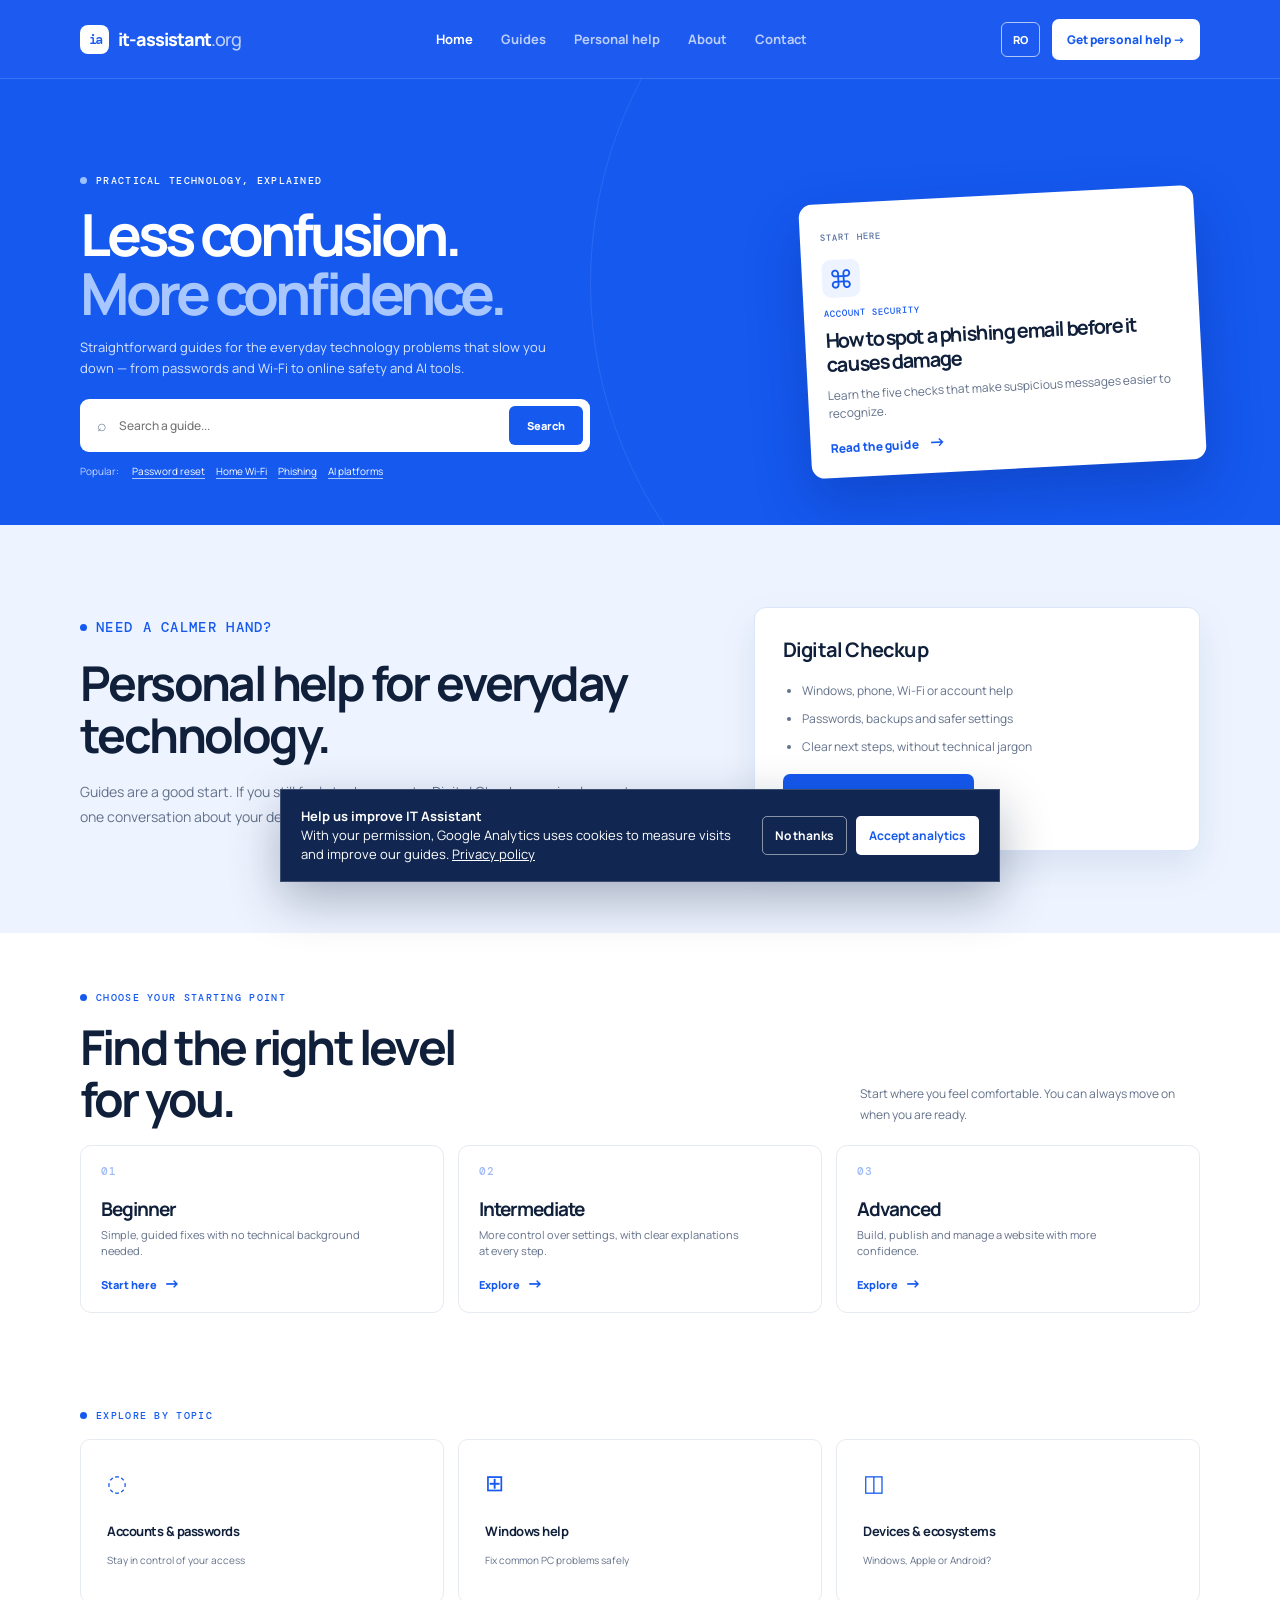
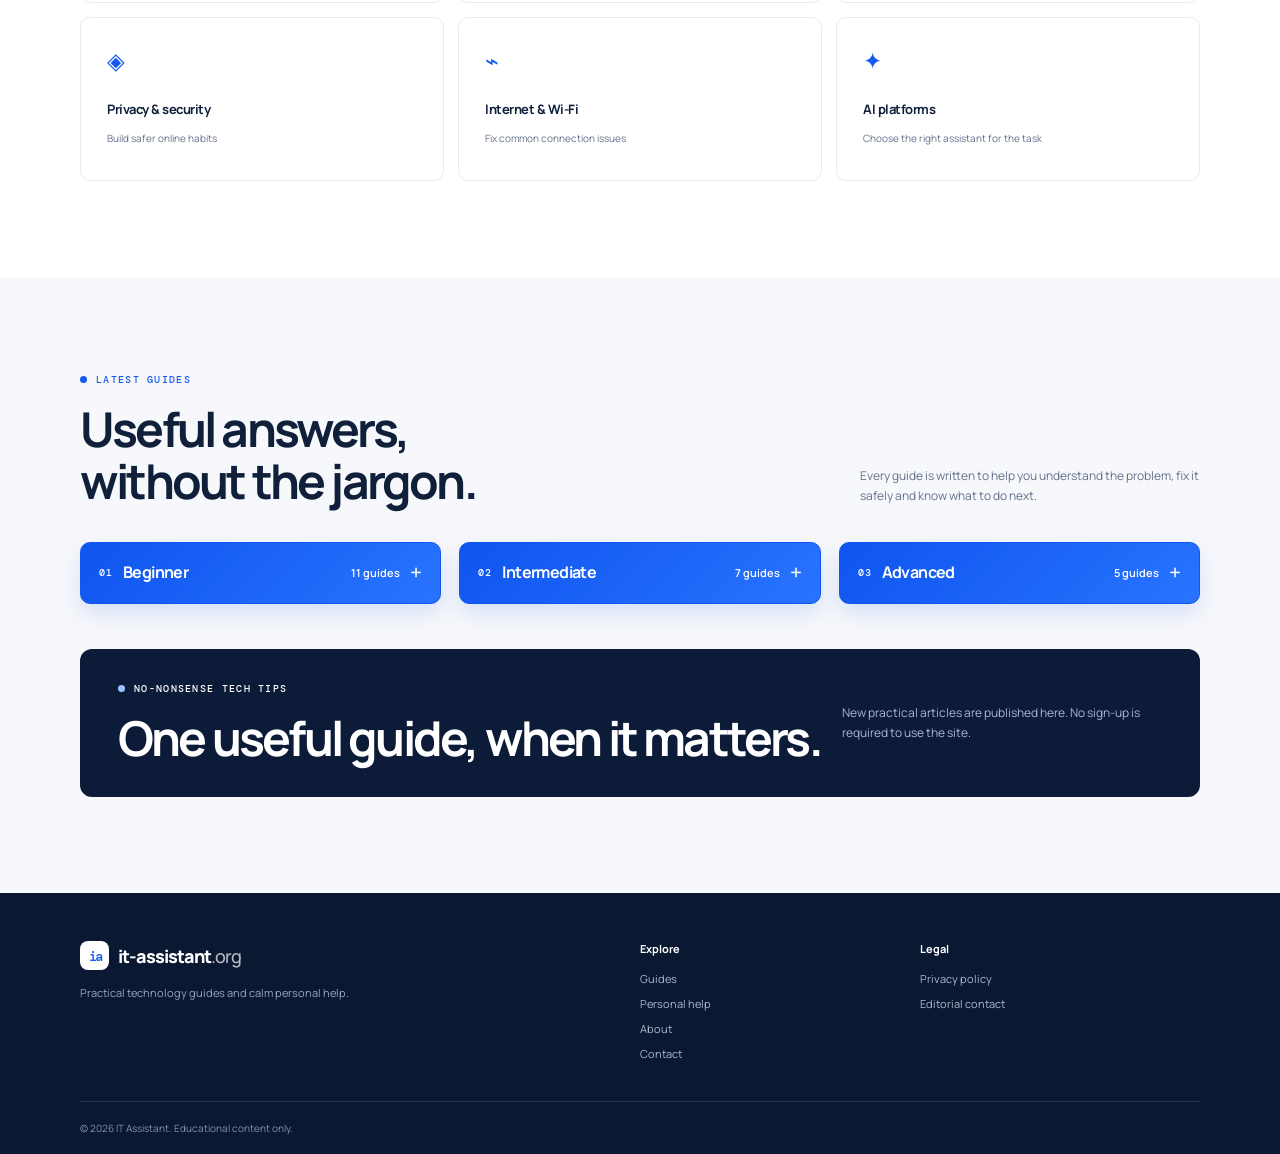
<file: index.html>
<!doctype html>
<html lang="en">
<head>
  <meta charset="UTF-8" />
  <meta name="viewport" content="width=device-width, initial-scale=1.0" />
  <meta name="description" content="Clear, practical IT guides for everyday technology problems." />
  <title>IT Assistant — Practical technology guides</title>
  <link rel="preconnect" href="https://fonts.googleapis.com" />
  <link rel="preconnect" href="https://fonts.gstatic.com" crossorigin />
  <link href="https://fonts.googleapis.com/css2?family=DM+Mono:wght@400;500&family=Manrope:wght@400;500;600;700;800&display=swap" rel="stylesheet" />
  <link rel="stylesheet" href="styles.css" />
  <link rel="stylesheet" href="ai.css" />
  <link rel="stylesheet" href="compact-menus.css" />
</head>
<body>
  <header class="site-header">
    <a class="brand" href="index.html"><span class="brand-mark">ia</span><span>it-assistant<span>.org</span></span></a>
    <button class="menu-toggle" aria-label="Open menu" aria-expanded="false">☰</button>
    <nav class="main-nav" aria-label="Main navigation">
      <a class="active" href="index.html">Home</a><a href="#guides">Guides</a><a href="digital-checkup.html">Personal help</a><a href="about.html">About</a><a href="contact.html">Contact</a>
    </nav>
    <div class="header-actions"><a class="language-switch" href="ro/" lang="ro">RO</a><a class="header-cta" href="digital-checkup.html">Get personal help <span>→</span></a></div>
  </header>

  <main>
    <section class="hero">
      <div class="hero-glow"></div>
      <div class="wrap hero-grid">
        <div class="hero-copy">
          <p class="eyebrow"><i></i> PRACTICAL TECHNOLOGY, EXPLAINED</p>
          <h1>Less confusion.<br><em>More confidence.</em></h1>
          <p class="hero-text">Straightforward guides for the everyday technology problems that slow you down — from passwords and Wi-Fi to online safety and AI tools.</p>
          <form class="site-search" action="#guides">
            <label class="sr-only" for="guide-search">Search guides</label><span>⌕</span><input id="guide-search" type="search" placeholder="Search a guide..." /><button type="submit">Search</button>
          </form>
          <p class="topics">Popular: <a href="articles/reset-windows-password.html">Password reset</a><a href="articles/secure-home-wifi.html">Home Wi-Fi</a><a href="articles/spot-a-phishing-email.html">Phishing</a><a href="articles/choosing-ai-platforms.html">AI platforms</a></p>
        </div>
        <aside class="featured-card">
          <span class="featured-label">START HERE</span>
          <span class="card-icon">⌘</span>
          <p class="card-kicker">ACCOUNT SECURITY</p>
          <h2>How to spot a phishing email before it causes damage</h2>
          <p>Learn the five checks that make suspicious messages easier to recognize.</p>
          <a href="articles/spot-a-phishing-email.html">Read the guide <b>→</b></a>
        </aside>
      </div>
    </section>

    <section class="personal-help" aria-labelledby="personal-help-title"><div class="wrap personal-help-grid">
      <div><p class="eyebrow blue"><i></i> NEED A CALMER HAND?</p><h2 id="personal-help-title">Personal help for everyday technology.</h2><p>Guides are a good start. If you still feel stuck, request a Digital Checkup: a simple one-to-one conversation about your device, accounts or online safety.</p></div>
      <div class="personal-help-card"><b>Digital Checkup</b><ul><li>Windows, phone, Wi-Fi or account help</li><li>Passwords, backups and safer settings</li><li>Clear next steps, without technical jargon</li></ul><a href="digital-checkup.html">Request personal help <span>→</span></a></div>
    </div></section>

    <section class="guide-levels" aria-labelledby="guide-levels-title"><div class="wrap">
      <div class="levels-heading"><div><p class="eyebrow blue"><i></i> CHOOSE YOUR STARTING POINT</p><h2 id="guide-levels-title">Find the right level<br>for you.</h2></div><p>Start where you feel comfortable. You can always move on when you are ready.</p></div>
      <div class="level-grid">
        <button class="level-card" type="button" data-level="beginner" aria-pressed="false"><span>01</span><b>Beginner</b><small>Simple, guided fixes with no technical background needed.</small><em>Start here <i>→</i></em></button>
        <button class="level-card" type="button" data-level="intermediate" aria-pressed="false"><span>02</span><b>Intermediate</b><small>More control over settings, with clear explanations at every step.</small><em>Explore <i>→</i></em></button>
        <button class="level-card" type="button" data-level="advanced" aria-pressed="false"><span>03</span><b>Advanced</b><small>Build, publish and manage a website with more confidence.</small><em>Explore <i>→</i></em></button>
      </div>
    </div></section>

    <section class="categories"><div class="wrap">
      <p class="eyebrow blue"><i></i> EXPLORE BY TOPIC</p>
      <div class="category-grid"><a href="#guides"><span>◌</span><b>Accounts & passwords</b><small>Stay in control of your access</small></a><a href="windows.html"><span>⊞</span><b>Windows help</b><small>Fix common PC problems safely</small></a><a href="choose-your-platform.html"><span>◫</span><b>Devices & ecosystems</b><small>Windows, Apple or Android?</small></a><a href="#guides"><span>◈</span><b>Privacy & security</b><small>Build safer online habits</small></a><a href="#guides"><span>⌁</span><b>Internet & Wi-Fi</b><small>Fix common connection issues</small></a><a href="articles/choosing-ai-platforms.html"><span>✦</span><b>AI platforms</b><small>Choose the right assistant for the task</small></a></div>
    </div></section>

    <section class="guides" id="guides"><div class="wrap">
      <div class="section-heading"><div><p class="eyebrow blue"><i></i> LATEST GUIDES</p><h2>Useful answers,<br>without the jargon.</h2></div><p>Every guide is written to help you understand the problem, fix it safely and know what to do next.</p></div>
      <div class="guide-grid">
        <article class="guide-card" data-level="beginner"><div class="guide-number">01</div><p class="tag">ACCOUNTS</p><h3>How to reset a Windows password safely</h3><p>Recover access without guessing, downloading risky tools or losing important files.</p><a href="articles/reset-windows-password.html">Read guide <span>→</span></a></article>
        <article class="guide-card" data-level="beginner"><div class="guide-number">02</div><p class="tag">WI-FI</p><h3>Five ways to make your home Wi-Fi safer</h3><p>Simple changes that protect your network and improve everyday reliability.</p><a href="articles/secure-home-wifi.html">Read guide <span>→</span></a></article>
        <article class="guide-card" data-level="beginner"><div class="guide-number">03</div><p class="tag">SECURITY</p><h3>How to spot a phishing email</h3><p>Use these checks before clicking a link, opening a file or sharing a password.</p><a href="articles/spot-a-phishing-email.html">Read guide <span>→</span></a></article>
        <article class="guide-card" data-level="intermediate"><div class="guide-number">01</div><p class="tag">AI PLATFORMS</p><h3>How to choose an AI platform</h3><p>A clear guide to ChatGPT, Claude, Gemini, Copilot, Perplexity, Meta AI and Mistral.</p><a href="articles/choosing-ai-platforms.html">Read guide <span>→</span></a></article>
        <article class="guide-card" data-level="beginner"><div class="guide-number">04</div><p class="tag">WINDOWS</p><h3>Practical Windows help for everyday problems</h3><p>Start with safe, clear fixes for updates, storage and a slow PC at startup.</p><a href="windows.html">Explore Windows help <span>→</span></a></article>
        <article class="guide-card" data-level="beginner"><div class="guide-number">05</div><p class="tag">DEVICES</p><h3>Windows, Apple or Android: choose what fits you</h3><p>Compare the strengths of each ecosystem before you buy a new computer or phone.</p><a href="choose-your-platform.html">Compare platforms <span>→</span></a></article>
        <article class="guide-card" data-level="beginner"><div class="guide-number">06</div><p class="tag">BLUETOOTH</p><h3>Fix Bluetooth pairing problems in Windows</h3><p>Safe pairing steps for headphones, speakers, keyboards and other accessories.</p><a href="articles/fix-windows-bluetooth.html">Read guide <span>→</span></a></article>
        <article class="guide-card" data-level="beginner"><div class="guide-number">07</div><p class="tag">PRINTERS</p><h3>Fix a printer that will not print in Windows</h3><p>Practical checks for a printer that is offline, missing or has a stuck job.</p><a href="articles/fix-windows-printer.html">Read guide <span>→</span></a></article>
        <article class="guide-card" data-level="intermediate"><div class="guide-number">02</div><p class="tag">WI-FI</p><h3>Wi-Fi connected, but no internet: what to try</h3><p>Work out whether the issue is your device, router or internet service.</p><a href="articles/wifi-connected-no-internet.html">Read guide <span>→</span></a></article>
        <article class="guide-card" data-level="beginner"><div class="guide-number">08</div><p class="tag">SECURITY</p><h3>Set up two-factor authentication safely</h3><p>Protect your accounts and keep recovery options ready for a lost phone.</p><a href="articles/enable-two-factor-authentication.html">Read guide <span>→</span></a></article>
        <article class="guide-card" data-level="intermediate"><div class="guide-number">03</div><p class="tag">ANDROID</p><h3>Five practical ways to secure an Android phone</h3><p>Simple settings that can help if your phone is lost, stolen or picked up.</p><a href="articles/secure-your-android-phone.html">Read guide <span>→</span></a></article>
        <article class="guide-card" data-level="beginner"><div class="guide-number">09</div><p class="tag">IPHONE</p><h3>Free up iPhone storage safely</h3><p>Make room for updates and photos without losing important files by mistake.</p><a href="articles/free-up-iphone-storage.html">Read guide <span>→</span></a></article>
        <article class="guide-card" data-level="intermediate"><div class="guide-number">04</div><p class="tag">WINDOWS</p><h3>Back up a Windows PC before something goes wrong</h3><p>Protect important files and settings with a simple backup plan.</p><a href="articles/back-up-windows-pc.html">Read guide <span>→</span></a></article>
        <article class="guide-card" data-level="beginner"><div class="guide-number">10</div><p class="tag">PASSWORDS</p><h3>Create strong passwords you do not have to memorise</h3><p>Use unique passwords and a password manager without making life harder.</p><a href="articles/create-strong-passwords.html">Read guide <span>→</span></a></article>
        <article class="guide-card" data-level="beginner"><div class="guide-number">11</div><p class="tag">ONLINE SHOPPING</p><h3>How to check if an online shop is legitimate before you pay</h3><p>Simple checks for a seller, reviews, delivery promises and safer payment.</p><a href="articles/check-online-shop-before-paying.html">Read guide <span>→</span></a></article>
        <article class="guide-card" data-level="intermediate"><div class="guide-number">05</div><p class="tag">BROWSER SAFETY</p><h3>A simple browser safety checklist</h3><p>Useful habits for safer websites, downloads and browser extensions.</p><a href="articles/browser-safety-checklist.html">Read guide <span>→</span></a></article>
        <article class="guide-card" data-level="intermediate"><div class="guide-number">06</div><p class="tag">MESSAGING</p><h3>Five WhatsApp privacy settings worth checking</h3><p>Review account security, linked devices and what contacts can see.</p><a href="articles/whatsapp-privacy-settings.html">Read guide <span>→</span></a></article>
        <article class="guide-card" data-level="intermediate"><div class="guide-number">07</div><p class="tag">HOME WI-FI</p><h3>Make your home router and Wi-Fi safer</h3><p>Simple settings that protect the network used by all your devices.</p><a href="articles/secure-home-router.html">Read guide <span>→</span></a></article>
        <article class="guide-card" data-level="advanced"><div class="guide-number">01</div><p class="tag">CODEX</p><h3>Plan a website update with Codex before editing files</h3><p>Turn an idea into a safe, reviewable change instead of editing at random.</p><a href="articles/plan-website-update-with-codex.html">Read guide <span>→</span></a></article>
        <article class="guide-card" data-level="advanced"><div class="guide-number">02</div><p class="tag">NETLIFY</p><h3>Publish a static site on Netlify without using the wrong project</h3><p>A calm checklist for testing, deploying and checking a live update.</p><a href="articles/publish-static-site-on-netlify.html">Read guide <span>→</span></a></article>
        <article class="guide-card" data-level="advanced"><div class="guide-number">03</div><p class="tag">WEBSITE SETUP</p><h3>WordPress or a static site: choose the right setup</h3><p>Understand the trade-offs before changing where your website lives.</p><a href="articles/wordpress-or-static-site.html">Read guide <span>→</span></a></article>
        <article class="guide-card" data-level="advanced"><div class="guide-number">04</div><p class="tag">LOVABLE</p><h3>Build a web app with Lovable without skipping the safety checks</h3><p>Turn an idea into a useful prototype, then review it before anyone depends on it.</p><a href="articles/build-web-app-with-lovable.html">Read guide <span>→</span></a></article>
        <article class="guide-card" data-level="advanced"><div class="guide-number">05</div><p class="tag">GITHUB</p><h3>Keep a safe history of website changes with GitHub</h3><p>Use clear checkpoints so a good version of your site is never lost.</p><a href="articles/keep-website-history-with-github.html">Read guide <span>→</span></a></article>
      </div>
      <p class="search-empty" id="search-empty" hidden>No guide found yet. Try a broader word such as <strong>Windows</strong>, <strong>Wi-Fi</strong>, <strong>security</strong> or <strong>phone</strong>.</p>
      <div class="newsletter"><div><p class="eyebrow"><i></i> NO-NONSENSE TECH TIPS</p><h2>One useful guide, when it matters.</h2></div><p>New practical articles are published here. No sign-up is required to use the site.</p></div>
    </div></section>
  </main>

  <footer><div class="wrap footer-grid"><div><a class="brand" href="index.html"><span class="brand-mark">ia</span><span>it-assistant<span>.org</span></span></a><p>Practical technology guides and calm personal help.</p></div><div><b>Explore</b><a href="#guides">Guides</a><a href="digital-checkup.html">Personal help</a><a href="about.html">About</a><a href="contact.html">Contact</a></div><div><b>Legal</b><a href="privacy.html">Privacy policy</a><a href="contact.html">Editorial contact</a></div></div><div class="wrap copyright">© 2026 IT Assistant. Educational content only.</div></footer>
  <script src="script.js"></script>
</body>
</html>
</file>
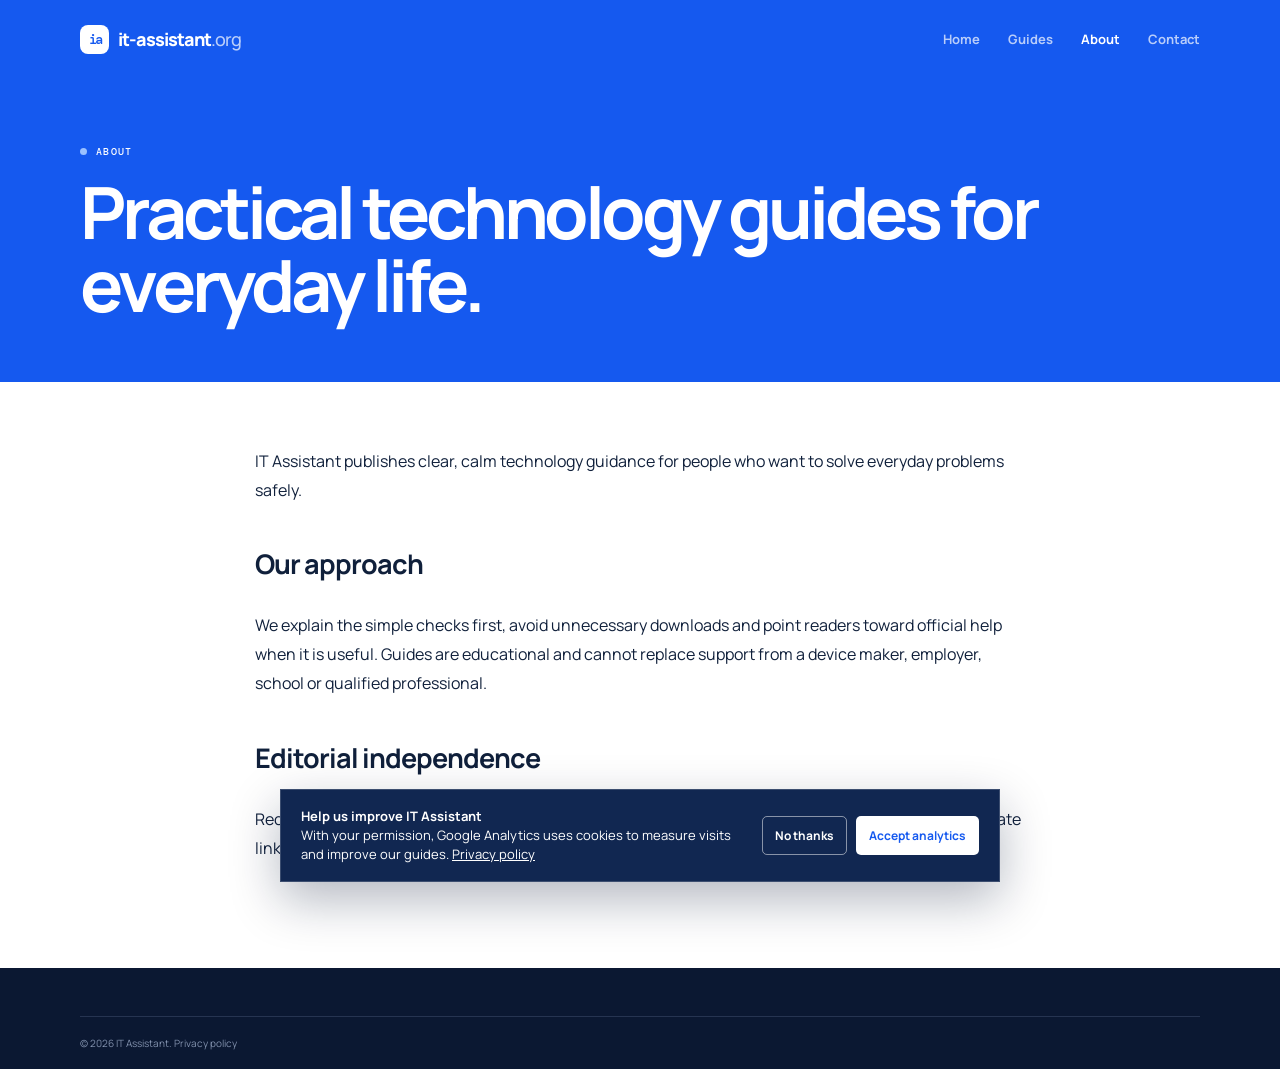
<file: about.html>
<!doctype html>
<html lang="en"><head>
  <meta charset="UTF-8"><meta name="viewport" content="width=device-width, initial-scale=1.0">
  <meta name="description" content="About IT Assistant guides."><title>About — IT Assistant</title>
  <link rel="preconnect" href="https://fonts.googleapis.com"><link rel="preconnect" href="https://fonts.gstatic.com" crossorigin>
  <link href="https://fonts.googleapis.com/css2?family=DM+Mono:wght@400;500&family=Manrope:wght@400;500;600;700;800&display=swap" rel="stylesheet"><link rel="stylesheet" href="styles.css"><script defer src="analytics.js"></script>
</head><body>
  <header class="site-header"><a class="brand" href="index.html"><span class="brand-mark">ia</span><span>it-assistant<span>.org</span></span></a><nav class="main-nav"><a href="index.html">Home</a><a href="index.html#guides">Guides</a><a class="active" href="about.html">About</a><a href="contact.html">Contact</a></nav></header>
  <main><section class="page-hero"><div class="wrap"><p class="eyebrow"><i></i> ABOUT</p><h1>Practical technology guides for everyday life.</h1></div></section><div class="page-content"><p>IT Assistant publishes clear, calm technology guidance for people who want to solve everyday problems safely.</p><h2>Our approach</h2><p>We explain the simple checks first, avoid unnecessary downloads and point readers toward official help when it is useful. Guides are educational and cannot replace support from a device maker, employer, school or qualified professional.</p><h2>Editorial independence</h2><p>Recommendations are written to help readers make safer decisions. If the site uses advertising or affiliate links in the future, they will be clearly separated from editorial content.</p></div></main>
  <footer><div class="wrap copyright">© 2026 IT Assistant. <a href="privacy.html">Privacy policy</a></div></footer>
</body></html>
</file>
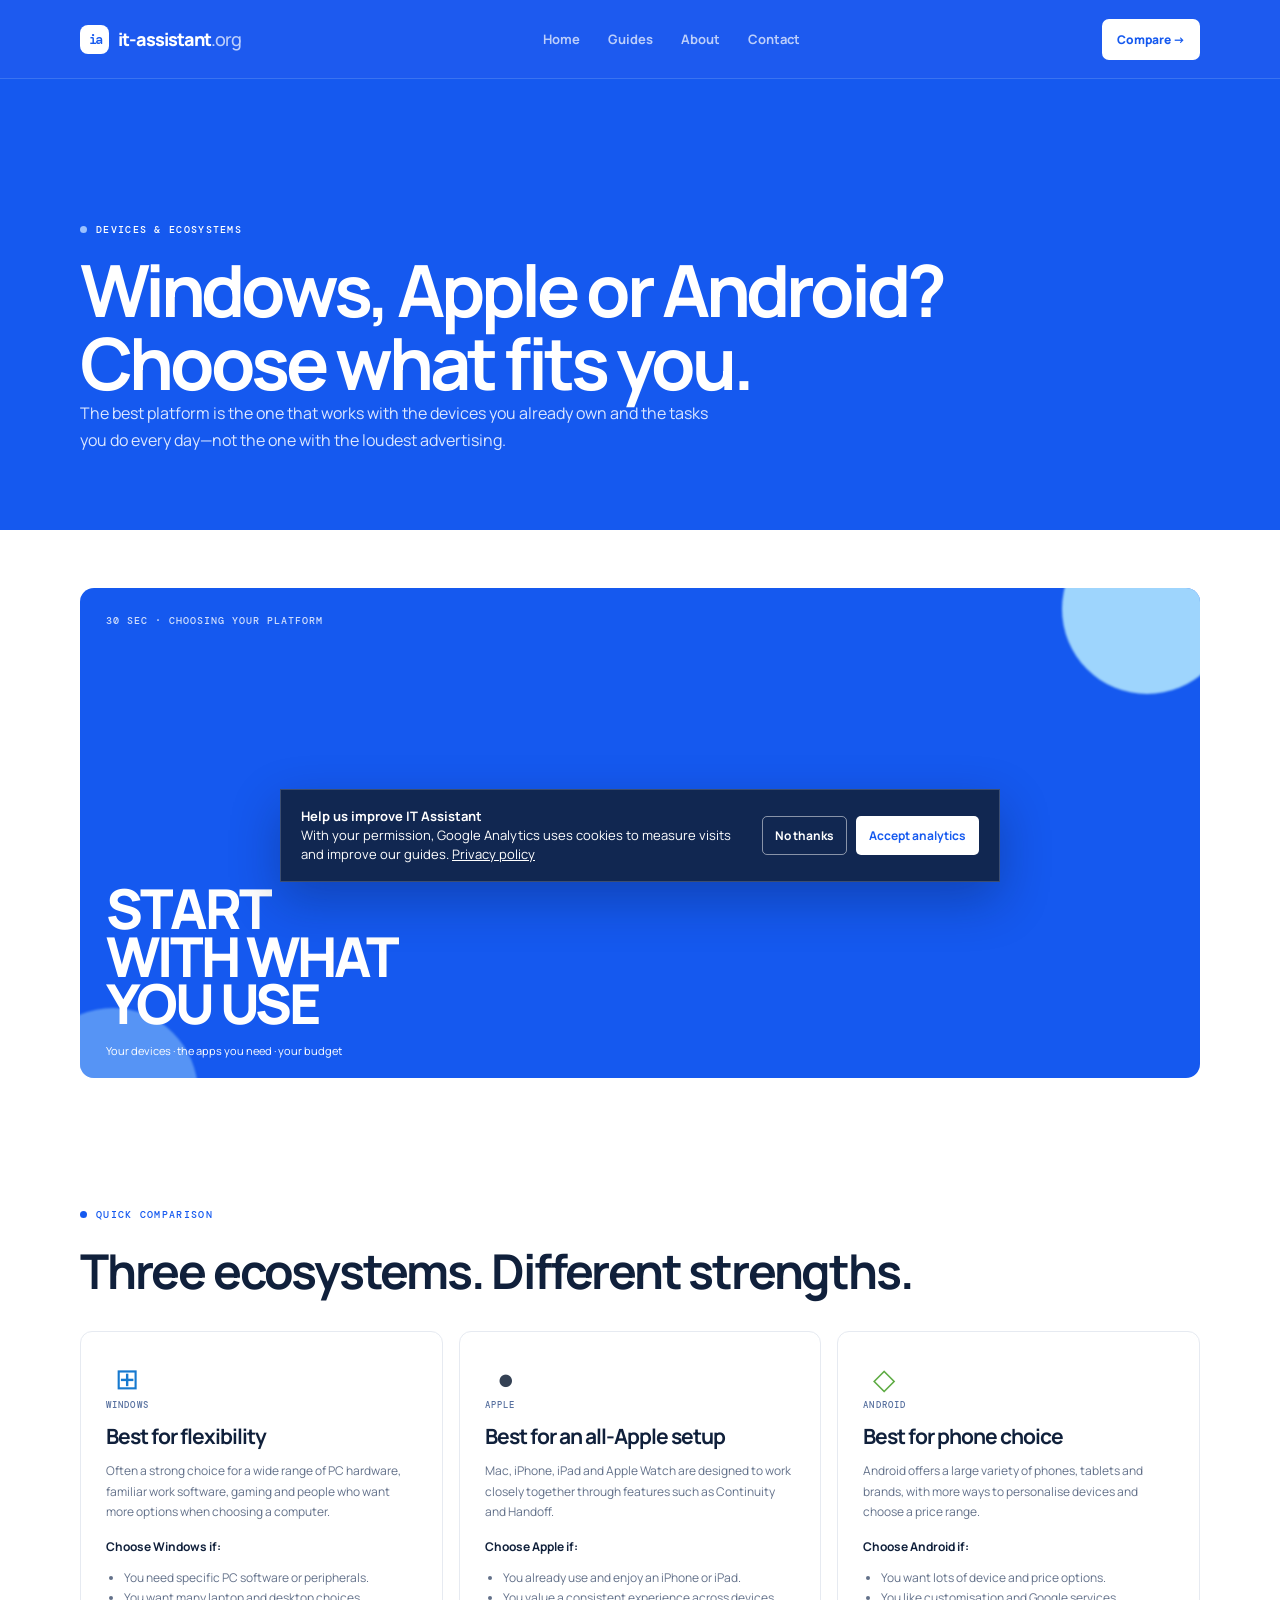
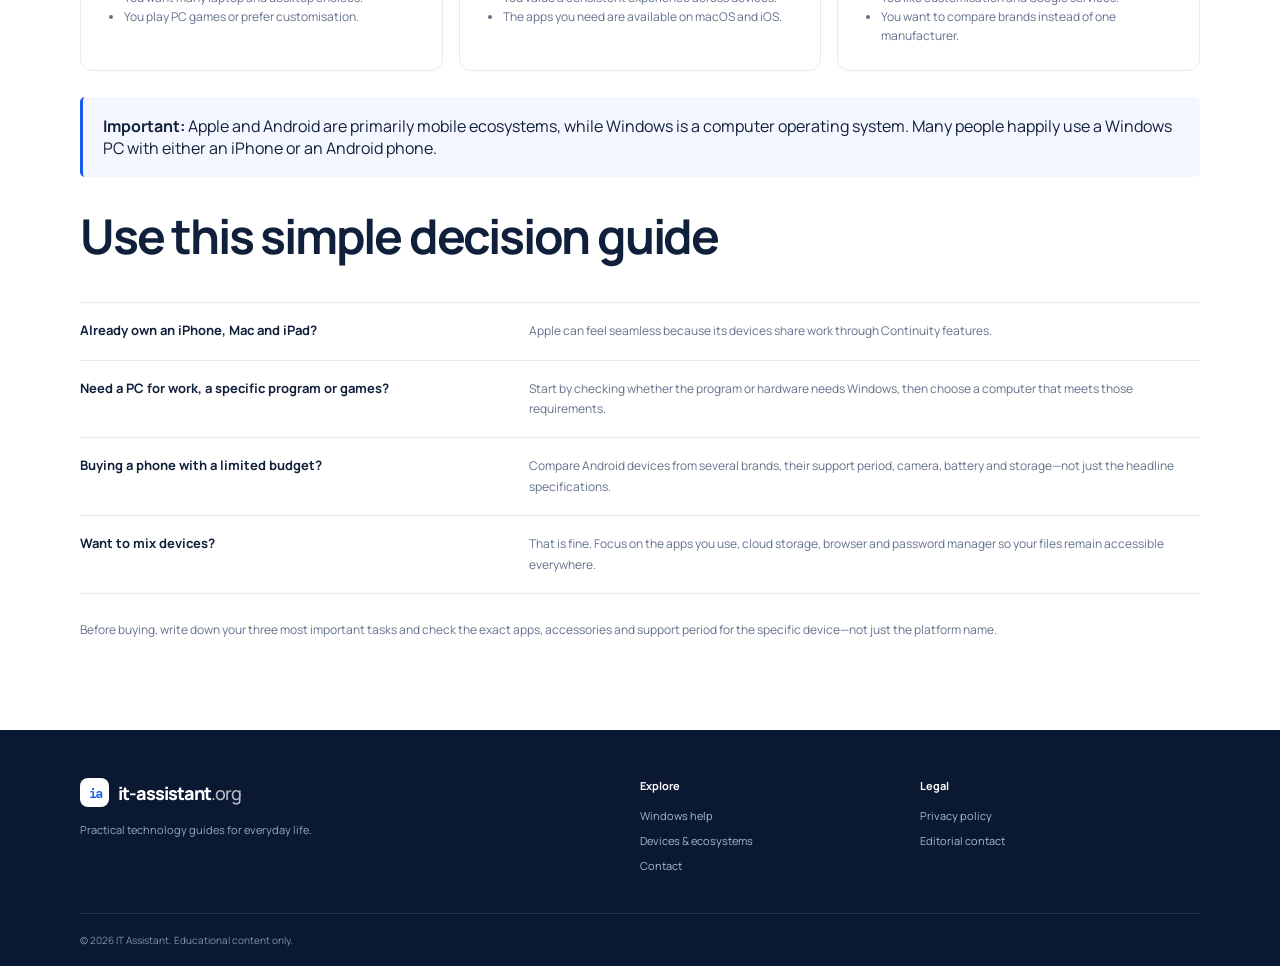
<file: choose-your-platform.html>
<!doctype html>
<html lang="en"><head><meta charset="UTF-8" /><meta name="viewport" content="width=device-width,initial-scale=1.0" /><meta name="description" content="A practical comparison of Windows, Apple and Android ecosystems." /><title>Windows, Apple or Android? — IT Assistant</title><link rel="preconnect" href="https://fonts.googleapis.com" /><link rel="preconnect" href="https://fonts.gstatic.com" crossorigin /><link href="https://fonts.googleapis.com/css2?family=DM+Mono:wght@400;500&family=Manrope:wght@400;500;600;700;800&display=swap" rel="stylesheet" /><link rel="stylesheet" href="styles.css" /><link rel="stylesheet" href="ai.css" /></head><body>
<header class="site-header"><a class="brand" href="index.html"><span class="brand-mark">ia</span><span>it-assistant<span>.org</span></span></a><button class="menu-toggle" aria-label="Open menu" aria-expanded="false">☰</button><nav class="main-nav" aria-label="Main navigation"><a href="index.html">Home</a><a href="index.html#guides">Guides</a><a href="about.html">About</a><a href="contact.html">Contact</a></nav><a class="header-cta" href="#compare">Compare <span>→</span></a></header>
<main><section class="page-hero"><div class="wrap"><p class="eyebrow"><i></i> DEVICES & ECOSYSTEMS</p><h1>Windows, Apple or Android?<br>Choose what fits you.</h1><p class="article-intro">The best platform is the one that works with the devices you already own and the tasks you do every day—not the one with the loudest advertising.</p></div></section>
<section aria-label="Quick decision visual" style="padding:58px 0 14px"><div class="wrap"><figure class="guide-visual"><figcaption>30 SEC · CHOOSING YOUR PLATFORM</figcaption><span class="guide-visual-orb orb-one" style="background:#b9edff"></span><span class="guide-visual-orb orb-two" style="background:#b9edff"></span><strong>START<br>WITH WHAT<br>YOU USE</strong><p>Your devices · the apps you need · your budget</p></figure></div></section>
<section class="comparison-section" id="compare"><div class="wrap"><p class="eyebrow blue"><i></i> QUICK COMPARISON</p><h2>Three ecosystems. Different strengths.</h2><div class="choice-grid">
  <article class="choice-card windows-choice"><span>⊞</span><p class="tag">WINDOWS</p><h3>Best for flexibility</h3><p>Often a strong choice for a wide range of PC hardware, familiar work software, gaming and people who want more options when choosing a computer.</p><b>Choose Windows if:</b><ul><li>You need specific PC software or peripherals.</li><li>You want many laptop and desktop choices.</li><li>You play PC games or prefer customisation.</li></ul></article>
  <article class="choice-card apple-choice"><span>●</span><p class="tag">APPLE</p><h3>Best for an all-Apple setup</h3><p>Mac, iPhone, iPad and Apple Watch are designed to work closely together through features such as Continuity and Handoff.</p><b>Choose Apple if:</b><ul><li>You already use and enjoy an iPhone or iPad.</li><li>You value a consistent experience across devices.</li><li>The apps you need are available on macOS and iOS.</li></ul></article>
  <article class="choice-card android-choice"><span>◇</span><p class="tag">ANDROID</p><h3>Best for phone choice</h3><p>Android offers a large variety of phones, tablets and brands, with more ways to personalise devices and choose a price range.</p><b>Choose Android if:</b><ul><li>You want lots of device and price options.</li><li>You like customisation and Google services.</li><li>You want to compare brands instead of one manufacturer.</li></ul></article>
</div><div class="notice"><strong>Important:</strong> Apple and Android are primarily mobile ecosystems, while Windows is a computer operating system. Many people happily use a Windows PC with either an iPhone or an Android phone.</div>
<h2>Use this simple decision guide</h2><div class="decision-list"><div><b>Already own an iPhone, Mac and iPad?</b><span>Apple can feel seamless because its devices share work through Continuity features.</span></div><div><b>Need a PC for work, a specific program or games?</b><span>Start by checking whether the program or hardware needs Windows, then choose a computer that meets those requirements.</span></div><div><b>Buying a phone with a limited budget?</b><span>Compare Android devices from several brands, their support period, camera, battery and storage—not just the headline specifications.</span></div><div><b>Want to mix devices?</b><span>That is fine. Focus on the apps you use, cloud storage, browser and password manager so your files remain accessible everywhere.</span></div></div>
<p class="comparison-note">Before buying, write down your three most important tasks and check the exact apps, accessories and support period for the specific device—not just the platform name.</p></div></section></main>
<footer><div class="wrap footer-grid"><div><a class="brand" href="index.html"><span class="brand-mark">ia</span><span>it-assistant<span>.org</span></span></a><p>Practical technology guides for everyday life.</p></div><div><b>Explore</b><a href="windows.html">Windows help</a><a href="choose-your-platform.html">Devices & ecosystems</a><a href="contact.html">Contact</a></div><div><b>Legal</b><a href="privacy.html">Privacy policy</a><a href="contact.html">Editorial contact</a></div></div><div class="wrap copyright">© 2026 IT Assistant. Educational content only.</div></footer><script src="script.js"></script></body></html>
</file>
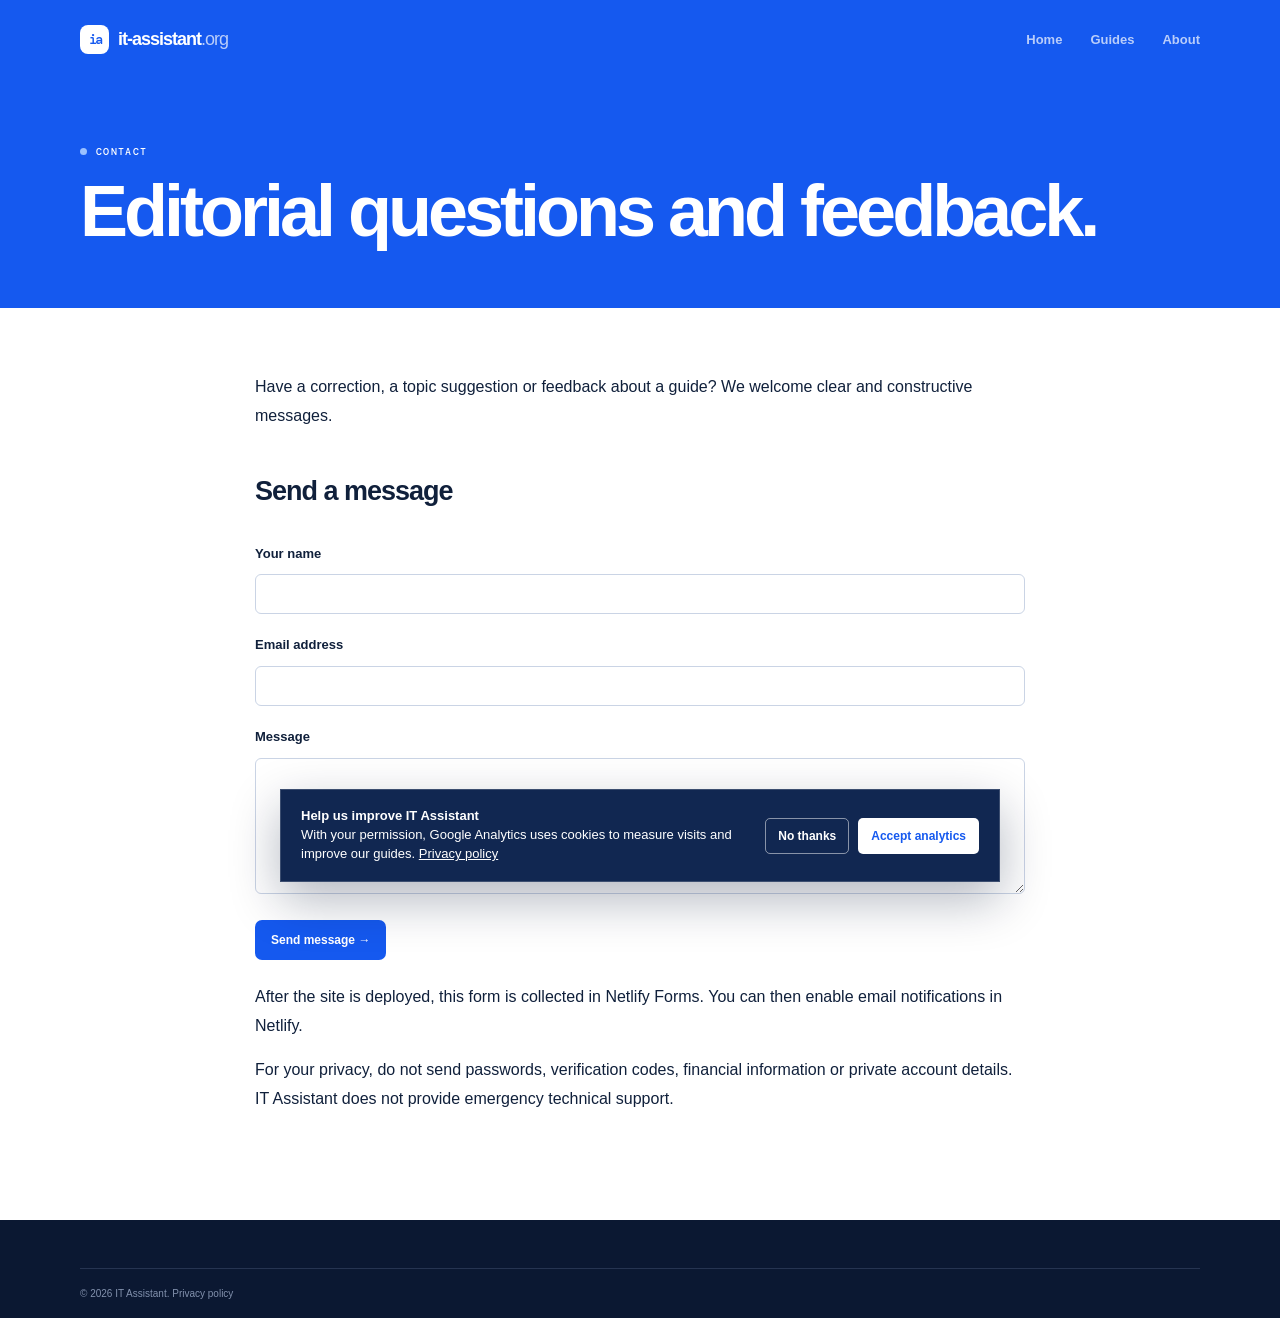
<file: contact.html>
<!doctype html>
<html lang="en"><head>
  <meta charset="UTF-8"><meta name="viewport" content="width=device-width, initial-scale=1.0"><meta name="description" content="Contact IT Assistant."><title>Contact — IT Assistant</title>
  <link rel="preconnect" href="https://fonts.googleapis.com"><link rel="preconnect" href="https://fonts.gstatic.com" crossorigin><link href="https://fonts.googleapis.com/css2?family=DM+Mono:wght@400;500;600;700;800&display=swap" rel="stylesheet"><link rel="stylesheet" href="styles.css"><script defer src="analytics.js"></script>
</head><body>
  <header class="site-header"><a class="brand" href="index.html"><span class="brand-mark">ia</span><span>it-assistant<span>.org</span></span></a><nav class="main-nav"><a href="index.html">Home</a><a href="index.html#guides">Guides</a><a href="about.html">About</a></nav></header>
  <main><section class="page-hero"><div class="wrap"><p class="eyebrow"><i></i> CONTACT</p><h1>Editorial questions and feedback.</h1></div></section><div class="page-content"><p>Have a correction, a topic suggestion or feedback about a guide? We welcome clear and constructive messages.</p><h2>Send a message</h2><form name="editorial-contact" method="POST" data-netlify="true" netlify-honeypot="bot-field" class="contact-form"><input type="hidden" name="form-name" value="editorial-contact"><p hidden><label>Do not fill this out: <input name="bot-field"></label></p><p><label>Your name<br><input name="name" type="text" required></label></p><p><label>Email address<br><input name="email" type="email" required></label></p><p><label>Message<br><textarea name="message" rows="7" required></textarea></label></p><button type="submit">Send message →</button></form><p>After the site is deployed, this form is collected in Netlify Forms. You can then enable email notifications in Netlify.</p><p>For your privacy, do not send passwords, verification codes, financial information or private account details. IT Assistant does not provide emergency technical support.</p></div></main>
  <footer><div class="wrap copyright">© 2026 IT Assistant. <a href="privacy.html">Privacy policy</a></div></footer>
</body></html>
</file>
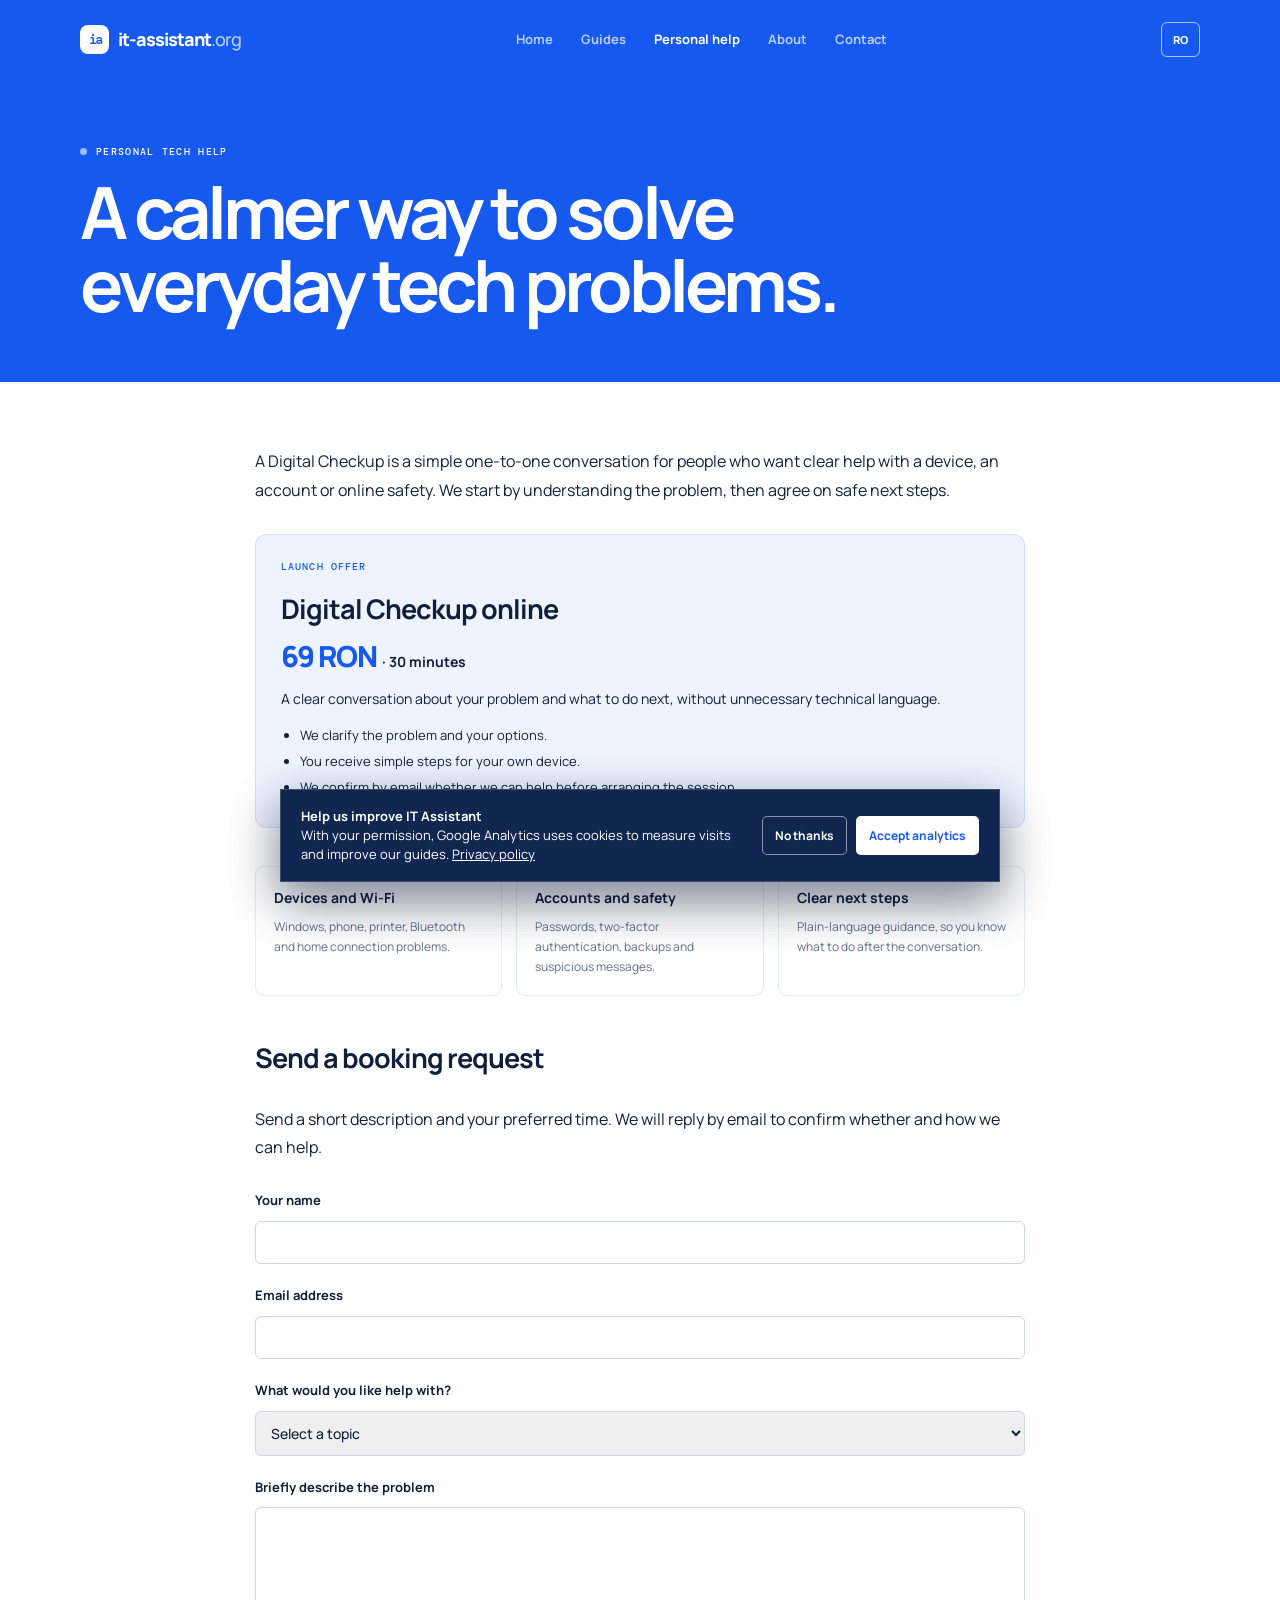
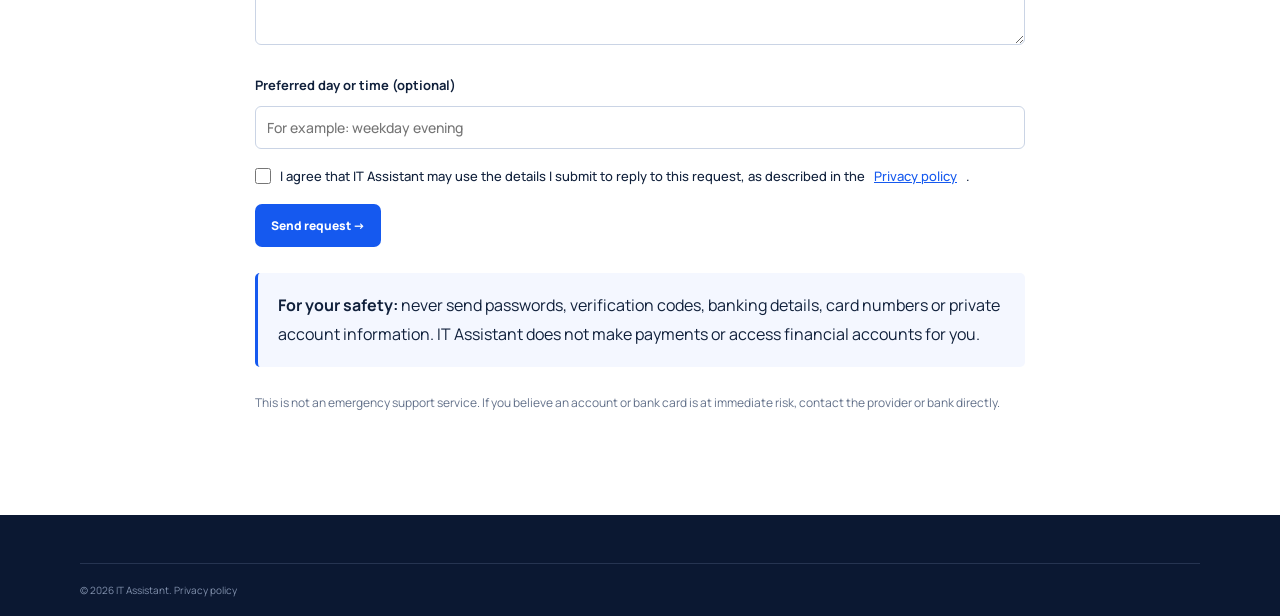
<file: digital-checkup.html>
<!doctype html>
<html lang="en">
<head>
  <meta charset="UTF-8">
  <meta name="viewport" content="width=device-width, initial-scale=1.0">
  <meta name="description" content="Request calm, personal help with everyday technology from IT Assistant.">
  <title>Digital Checkup — IT Assistant</title>
  <link rel="preconnect" href="https://fonts.googleapis.com">
  <link rel="preconnect" href="https://fonts.gstatic.com" crossorigin>
  <link href="https://fonts.googleapis.com/css2?family=DM+Mono:wght@400;500&family=Manrope:wght@400;500;600;700;800&display=swap" rel="stylesheet">
  <link rel="stylesheet" href="styles.css">
  <script defer src="analytics.js"></script>
</head>
<body>
  <header class="site-header">
    <a class="brand" href="index.html"><span class="brand-mark">ia</span><span>it-assistant<span>.org</span></span></a>
    <button class="menu-toggle" aria-label="Open menu" aria-expanded="false">☰</button>
    <nav class="main-nav"><a href="index.html">Home</a><a href="index.html#guides">Guides</a><a class="active" href="digital-checkup.html">Personal help</a><a href="about.html">About</a><a href="contact.html">Contact</a></nav>
    <a class="language-switch" href="ro/digital-checkup/" lang="ro">RO</a>
  </header>
  <main>
    <section class="page-hero"><div class="wrap"><p class="eyebrow"><i></i> PERSONAL TECH HELP</p><h1>A calmer way to solve<br>everyday tech problems.</h1></div></section>
    <div class="page-content">
      <p>A Digital Checkup is a simple one-to-one conversation for people who want clear help with a device, an account or online safety. We start by understanding the problem, then agree on safe next steps.</p>
      <section class="checkup-offer" aria-labelledby="offer-title">
        <p class="offer-label">LAUNCH OFFER</p>
        <h2 id="offer-title">Digital Checkup online</h2>
        <p class="offer-price">69 RON <span>· 30 minutes</span></p>
        <p>A clear conversation about your problem and what to do next, without unnecessary technical language.</p>
        <ul><li>We clarify the problem and your options.</li><li>You receive simple steps for your own device.</li><li>We confirm by email whether we can help before arranging the session.</li></ul>
      </section>
      <div class="service-list"><div><b>Devices and Wi-Fi</b><p>Windows, phone, printer, Bluetooth and home connection problems.</p></div><div><b>Accounts and safety</b><p>Passwords, two-factor authentication, backups and suspicious messages.</p></div><div><b>Clear next steps</b><p>Plain-language guidance, so you know what to do after the conversation.</p></div></div>
      <h2>Send a booking request</h2>
      <p>Send a short description and your preferred time. We will reply by email to confirm whether and how we can help.</p>
      <form name="digital-checkup" method="POST" data-netlify="true" netlify-honeypot="bot-field" class="contact-form">
        <input type="hidden" name="form-name" value="digital-checkup">
        <p hidden><label>Do not fill this out: <input name="bot-field"></label></p>
        <p><label>Your name<br><input name="name" type="text" required></label></p>
        <p><label>Email address<br><input name="email" type="email" required></label></p>
        <p><label>What would you like help with?<br><select name="topic" required><option value="" selected disabled>Select a topic</option><option>Windows or computer</option><option>Phone or tablet</option><option>Wi-Fi, printer or Bluetooth</option><option>Passwords or account safety</option><option>Suspicious email, message or website</option><option>Something else</option></select></label></p>
        <p><label>Briefly describe the problem<br><textarea name="message" rows="6" required></textarea></label></p>
        <p><label>Preferred day or time (optional)<br><input name="availability" type="text" placeholder="For example: weekday evening"></label></p>
        <p class="privacy-consent"><label><input name="privacy-consent" type="checkbox" required> I agree that IT Assistant may use the details I submit to reply to this request, as described in the <a href="privacy.html">Privacy policy</a>.</label></p>
        <button type="submit">Send request →</button>
      </form>
      <p class="notice"><strong>For your safety:</strong> never send passwords, verification codes, banking details, card numbers or private account information. IT Assistant does not make payments or access financial accounts for you.</p>
      <p class="form-note">This is not an emergency support service. If you believe an account or bank card is at immediate risk, contact the provider or bank directly.</p>
    </div>
  </main>
  <footer><div class="wrap copyright">© 2026 IT Assistant. <a href="privacy.html">Privacy policy</a></div></footer>
  <script src="script.js"></script>
</body>
</html>
</file>
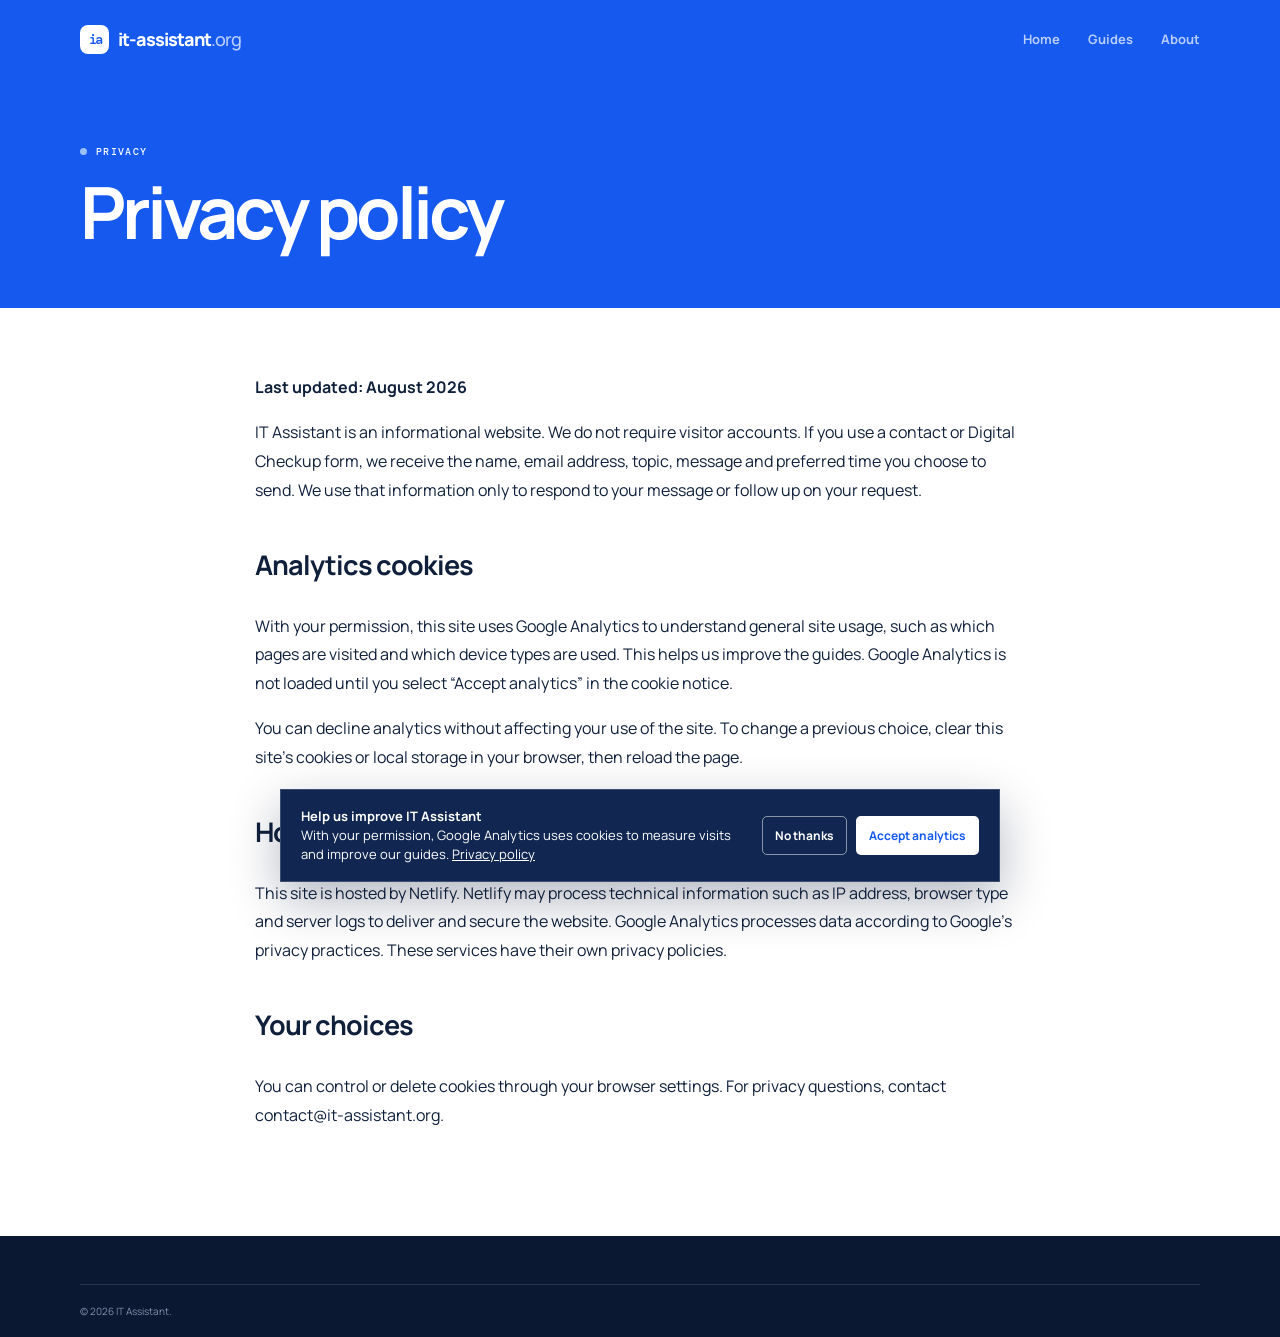
<file: privacy.html>
<!doctype html>
<html lang="en">
<head>
  <meta charset="UTF-8">
  <meta name="viewport" content="width=device-width, initial-scale=1.0">
  <meta name="description" content="IT Assistant privacy policy.">
  <title>Privacy policy — IT Assistant</title>
  <link rel="preconnect" href="https://fonts.googleapis.com">
  <link rel="preconnect" href="https://fonts.gstatic.com" crossorigin>
  <link href="https://fonts.googleapis.com/css2?family=DM+Mono:wght@400;500&family=Manrope:wght@400;500;600;700;800&display=swap" rel="stylesheet">
  <link rel="stylesheet" href="styles.css">
  <script defer src="analytics.js"></script>
</head>
<body>
  <header class="site-header"><a class="brand" href="index.html"><span class="brand-mark">ia</span><span>it-assistant<span>.org</span></span></a><nav class="main-nav"><a href="index.html">Home</a><a href="index.html#guides">Guides</a><a href="about.html">About</a></nav></header>
  <main><section class="page-hero"><div class="wrap"><p class="eyebrow"><i></i> PRIVACY</p><h1>Privacy policy</h1></div></section><div class="page-content">
    <p><strong>Last updated: August 2026</strong></p>
    <p>IT Assistant is an informational website. We do not require visitor accounts. If you use a contact or Digital Checkup form, we receive the name, email address, topic, message and preferred time you choose to send. We use that information only to respond to your message or follow up on your request.</p>
    <h2>Analytics cookies</h2>
    <p>With your permission, this site uses Google Analytics to understand general site usage, such as which pages are visited and which device types are used. This helps us improve the guides. Google Analytics is not loaded until you select “Accept analytics” in the cookie notice.</p>
    <p>You can decline analytics without affecting your use of the site. To change a previous choice, clear this site’s cookies or local storage in your browser, then reload the page.</p>
    <h2>Hosting and third-party services</h2>
    <p>This site is hosted by Netlify. Netlify may process technical information such as IP address, browser type and server logs to deliver and secure the website. Google Analytics processes data according to Google’s privacy practices. These services have their own privacy policies.</p>
    <h2>Your choices</h2>
    <p>You can control or delete cookies through your browser settings. For privacy questions, contact <a href="mailto:contact@it-assistant.org">contact@it-assistant.org</a>.</p>
  </div></main>
  <footer><div class="wrap copyright">© 2026 IT Assistant.</div></footer>
</body>
</html>
</file>
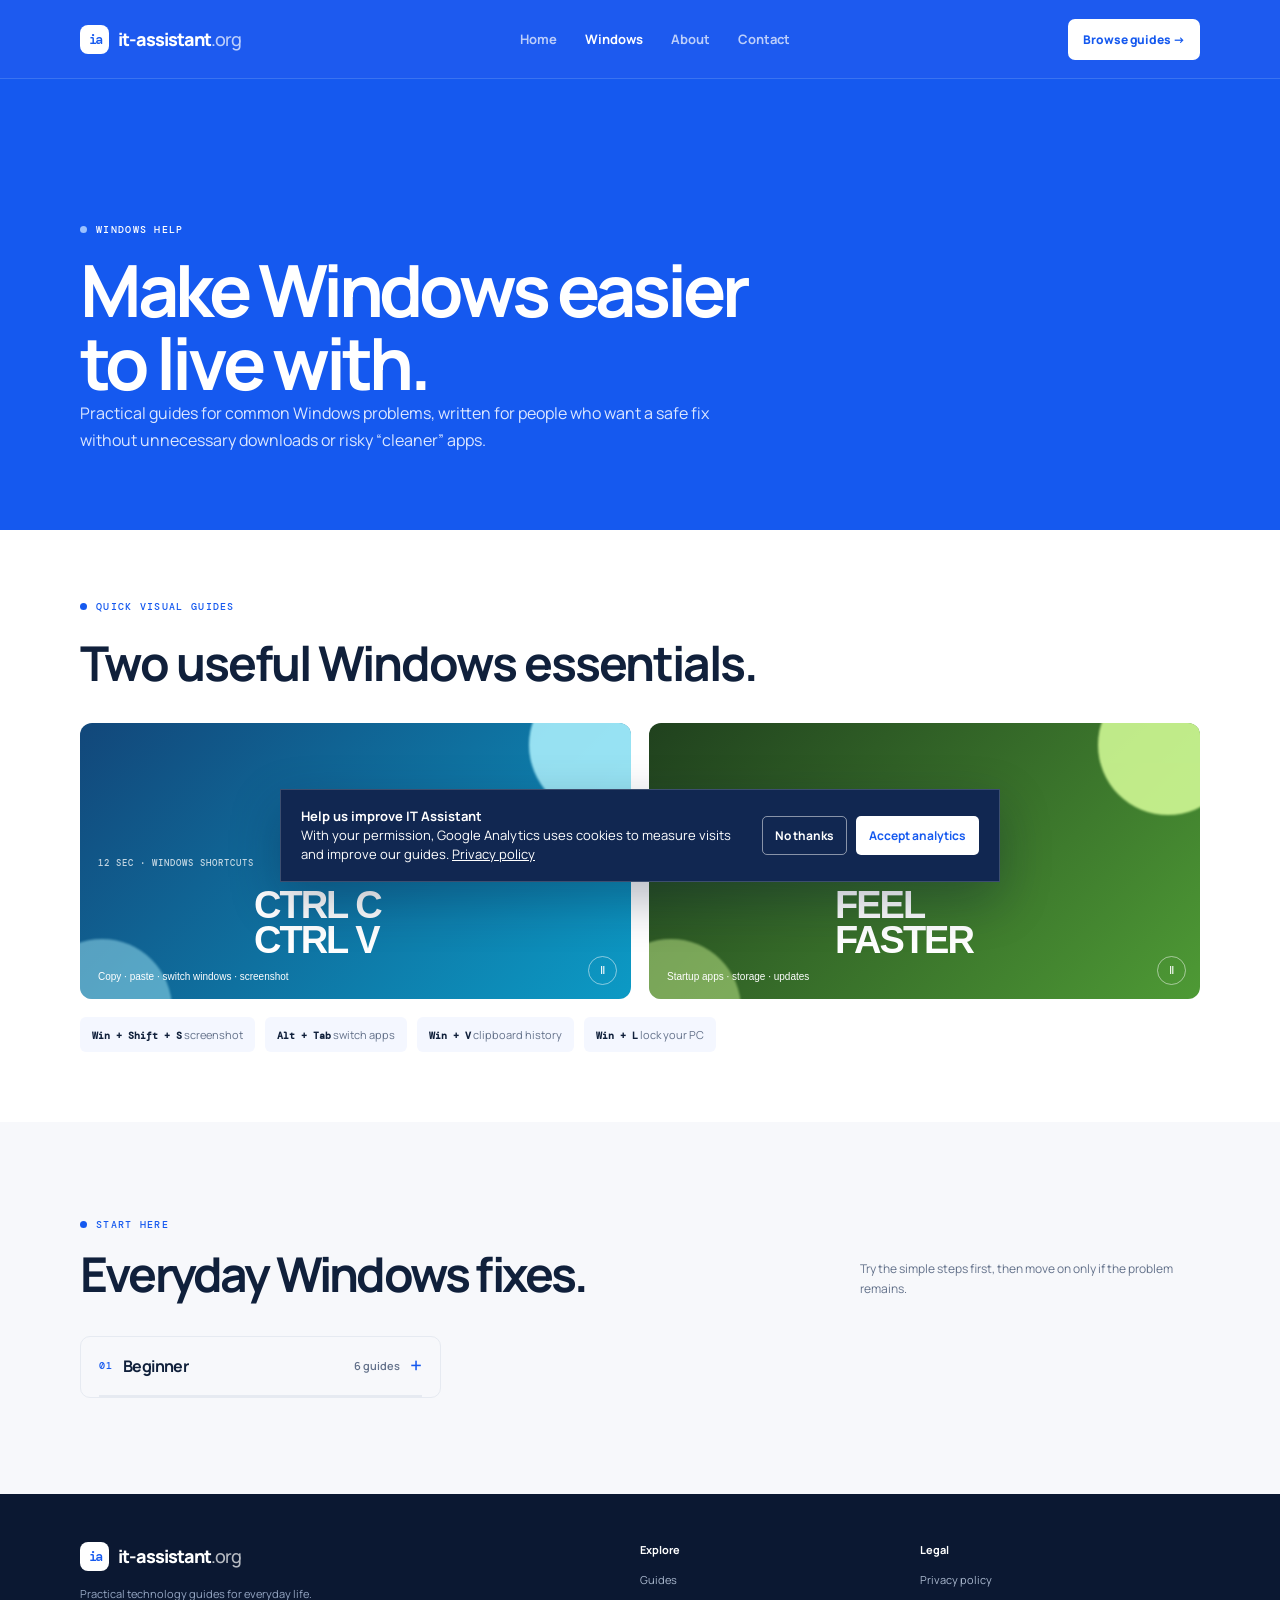
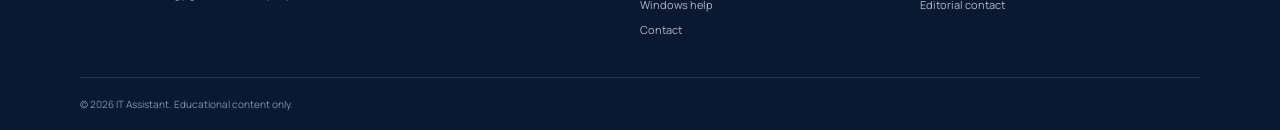
<file: windows.html>
<!doctype html>
<html lang="en">
<head>
  <meta charset="UTF-8" /><meta name="viewport" content="width=device-width, initial-scale=1.0" />
  <meta name="description" content="Safe, practical Windows help for updates, storage and startup problems." />
  <title>Windows help — IT Assistant</title>
  <link rel="preconnect" href="https://fonts.googleapis.com" /><link rel="preconnect" href="https://fonts.gstatic.com" crossorigin />
  <link href="https://fonts.googleapis.com/css2?family=DM+Mono:wght@400;500&family=Manrope:wght@400;500;600;700;800&display=swap" rel="stylesheet" />
  <link rel="stylesheet" href="styles.css" /><link rel="stylesheet" href="ai.css" />
</head>
<body>
  <header class="site-header"><a class="brand" href="index.html"><span class="brand-mark">ia</span><span>it-assistant<span>.org</span></span></a><button class="menu-toggle" aria-label="Open menu" aria-expanded="false">☰</button><nav class="main-nav" aria-label="Main navigation"><a href="index.html">Home</a><a class="active" href="windows.html">Windows</a><a href="about.html">About</a><a href="contact.html">Contact</a></nav><a class="header-cta" href="#guides">Browse guides <span>→</span></a></header>
  <main><section class="page-hero"><div class="wrap"><p class="eyebrow"><i></i> WINDOWS HELP</p><h1>Make Windows easier<br>to live with.</h1><p class="article-intro">Practical guides for common Windows problems, written for people who want a safe fix without unnecessary downloads or risky “cleaner” apps.</p></div></section>
  <section class="windows-quick"><div class="wrap"><p class="eyebrow blue"><i></i> QUICK VISUAL GUIDES</p><h2>Two useful Windows essentials.</h2><div class="windows-video-grid">
    <button class="platform-video shortcuts-video" type="button" aria-label="Pause or play the useful Windows shortcuts introduction"><span class="video-status">12 SEC · WINDOWS SHORTCUTS</span><span class="orb orb-one"></span><span class="orb orb-two"></span><span class="video-word">CTRL C<br>CTRL V</span><span class="video-caption">Copy · paste · switch windows · screenshot</span><span class="play-state">Ⅱ</span></button>
    <button class="platform-video speed-video" type="button" aria-label="Pause or play the faster computer introduction"><span class="video-status">12 SEC · MAKE YOUR PC FASTER</span><span class="orb orb-one"></span><span class="orb orb-two"></span><span class="video-word">FEEL<br>FASTER</span><span class="video-caption">Startup apps · storage · updates</span><span class="play-state">Ⅱ</span></button>
  </div><div class="windows-shortcut-list"><span><b>Win + Shift + S</b> screenshot</span><span><b>Alt + Tab</b> switch apps</span><span><b>Win + V</b> clipboard history</span><span><b>Win + L</b> lock your PC</span></div></div></section>
  <section class="guides" id="guides"><div class="wrap"><div class="section-heading"><div><p class="eyebrow blue"><i></i> START HERE</p><h2>Everyday Windows fixes.</h2></div><p>Try the simple steps first, then move on only if the problem remains.</p></div><div class="guide-grid">
    <article class="guide-card"><div class="guide-number">01</div><p class="tag">UPDATES</p><h3>What to do when Windows Update will not install</h3><p>Safe checks for a stuck update, an error message or an update that stops at a percentage.</p><a href="articles/fix-windows-update.html">Read guide <span>→</span></a></article>
    <article class="guide-card"><div class="guide-number">02</div><p class="tag">STORAGE</p><h3>Free up space on a Windows PC safely</h3><p>Use Windows tools to find temporary files, large downloads and unused apps.</p><a href="articles/free-up-windows-storage.html">Read guide <span>→</span></a></article>
    <article class="guide-card"><div class="guide-number">03</div><p class="tag">STARTUP</p><h3>Stop unnecessary apps opening when Windows starts</h3><p>Make a slow-starting PC feel lighter without removing software you may still need.</p><a href="articles/manage-windows-startup-apps.html">Read guide <span>→</span></a></article>
    <article class="guide-card"><div class="guide-number">04</div><p class="tag">BLUETOOTH</p><h3>Fix Bluetooth pairing problems in Windows</h3><p>Get headphones, speakers, keyboards and mice connected with safe built-in checks.</p><a href="articles/fix-windows-bluetooth.html">Read guide <span>→</span></a></article>
    <article class="guide-card"><div class="guide-number">05</div><p class="tag">PRINTERS</p><h3>Fix a printer that will not print in Windows</h3><p>Check the queue, connection and setup before touching drivers.</p><a href="articles/fix-windows-printer.html">Read guide <span>→</span></a></article>
    <article class="guide-card"><div class="guide-number">06</div><p class="tag">BACKUP</p><h3>Back up a Windows PC before something goes wrong</h3><p>Protect important folders and settings with a simple, realistic backup plan.</p><a href="articles/back-up-windows-pc.html">Read guide <span>→</span></a></article>
  </div></div></section></main>
  <footer><div class="wrap footer-grid"><div><a class="brand" href="index.html"><span class="brand-mark">ia</span><span>it-assistant<span>.org</span></span></a><p>Practical technology guides for everyday life.</p></div><div><b>Explore</b><a href="index.html#guides">Guides</a><a href="windows.html">Windows help</a><a href="contact.html">Contact</a></div><div><b>Legal</b><a href="privacy.html">Privacy policy</a><a href="contact.html">Editorial contact</a></div></div><div class="wrap copyright">© 2026 IT Assistant. Educational content only.</div></footer><script src="script.js"></script>
</body></html>
</file>
<file: styles.css>
:root{--blue:#1559ef;--ink:#10203b;--muted:#63718a;--line:#e6eaf1;--pale:#f4f7ff;--navy:#0c1b38}*{box-sizing:border-box}html{scroll-behavior:smooth}body{margin:0;color:var(--ink);font-family:Manrope,Arial,sans-serif}a{color:inherit;text-decoration:none}.wrap{width:min(1120px,calc(100% - 48px));margin:auto}.site-header{height:78px;display:flex;align-items:center;justify-content:space-between;padding:0 max(24px,calc((100vw - 1120px)/2));position:absolute;z-index:3;width:100%;color:white}.brand{align-items:center;display:flex;gap:9px;font-size:18px;font-weight:800;letter-spacing:-1px}.brand>span:last-child>span{font-weight:500;opacity:.7}.brand-mark{display:grid;place-items:center;width:29px;height:29px;border-radius:8px;background:#fff;color:var(--blue);font:500 14px 'DM Mono';letter-spacing:-2px}.main-nav{display:flex;gap:28px;font-size:13px;font-weight:700}.main-nav a{opacity:.7}.main-nav a:hover,.main-nav .active{opacity:1}.header-cta{background:#fff;border-radius:7px;color:var(--blue);font-size:12px;font-weight:800;padding:12px 15px}.menu-toggle{display:none}.hero{background:var(--blue);color:white;min-height:610px;overflow:hidden;padding:142px 0 76px;position:relative}.hero-glow{border:1px solid rgba(255,255,255,.09);border-radius:50%;height:870px;position:absolute;right:-180px;top:-230px;width:870px}.hero-grid{align-items:center;display:grid;gap:100px;grid-template-columns:1.35fr .8fr;position:relative}.eyebrow{align-items:center;display:flex;font:500 10px 'DM Mono';gap:9px;letter-spacing:1.3px;margin:0 0 17px}.eyebrow i{background:#9bc1ff;border-radius:50%;height:7px;width:7px}.eyebrow.blue{color:var(--blue)}.eyebrow.blue i{background:var(--blue)}h1,h2,h3,p{margin-top:0}h1{font-size:clamp(45px,6vw,72px);letter-spacing:-4px;line-height:1.02;margin-bottom:21px}h1 em{color:#a9c7ff;font-style:normal}.hero-text{color:#d9e5ff;font-size:15px;line-height:1.75;max-width:490px}.site-search{align-items:center;background:#fff;border-radius:9px;display:flex;max-width:510px;margin-top:29px;padding:6px 7px 6px 17px;color:#77849a}.site-search input{border:0;flex:1;font:500 12px Manrope;min-width:0;outline:0;padding:12px}.site-search button{background:var(--blue);border:0;border-radius:6px;color:#fff;cursor:pointer;font:800 11px Manrope;padding:12px 18px}.topics{color:#c6d7ff;font-size:10px;margin:17px 0}.topics a{border-bottom:1px solid #a9c7ff;color:#fff;margin-left:11px}.featured-card{background:white;border-radius:13px;box-shadow:0 25px 55px rgba(0,27,116,.28);color:var(--ink);padding:28px;transform:rotate(-3deg)}.featured-label,.tag{color:#57709f;font:500 9px 'DM Mono';letter-spacing:1.1px}.card-icon{background:#edf3ff;border-radius:9px;color:var(--blue);display:grid;font-size:25px;height:45px;place-items:center;width:45px;margin:27px 0 18px}.card-kicker{color:var(--blue);font:500 9px 'DM Mono';letter-spacing:1px}.featured-card h2{font-size:24px;letter-spacing:-1.4px;line-height:1.18;margin-bottom:11px}.featured-card p:not(.card-kicker){color:var(--muted);font-size:12px;line-height:1.65}.featured-card a{color:var(--blue);font-size:12px;font-weight:800}.featured-card b{font-size:17px;margin-left:8px}.categories,.guides{padding:96px 0}.category-grid{display:grid;gap:14px;grid-template-columns:repeat(4,1fr)}.category-grid a{border:1px solid var(--line);border-radius:10px;padding:20px;transition:box-shadow .2s,transform .2s}.category-grid a:hover{box-shadow:0 12px 25px #17285b14;transform:translateY(-3px)}.category-grid span{color:var(--blue);display:block;font-size:23px;margin-bottom:24px}.category-grid b{display:block;font-size:13px;letter-spacing:-.5px;margin-bottom:7px}.category-grid small{color:var(--muted);font-size:10px;line-height:1.5}.guides{background:#f7f8fb}.section-heading{align-items:end;display:flex;justify-content:space-between;margin-bottom:36px}.section-heading h2,.newsletter h2{font-size:clamp(30px,4vw,48px);letter-spacing:-2.8px;line-height:1.08;margin:0}.section-heading>p{color:var(--muted);font-size:12px;line-height:1.7;max-width:340px;margin:0}.guide-grid{display:grid;gap:18px;grid-template-columns:repeat(3,1fr)}.guide-card{background:#fff;border:1px solid var(--line);border-radius:11px;padding:25px}.guide-number{color:#cfdaef;font:500 32px 'DM Mono';margin-bottom:38px}.guide-card h3{font-size:19px;letter-spacing:-.9px;line-height:1.25;margin:12px 0}.guide-card>p:not(.tag){color:var(--muted);font-size:12px;line-height:1.7;min-height:60px}.guide-card a{color:var(--blue);font-size:12px;font-weight:800}.guide-card a span{font-size:16px;margin-left:7px}.newsletter{align-items:center;background:var(--navy);border-radius:12px;color:#fff;display:flex;justify-content:space-between;margin-top:45px;padding:33px 38px}.newsletter p:last-child{color:#a9b9d4;font-size:12px;line-height:1.7;max-width:320px;margin:0}footer{background:#0b1832;color:white;padding-top:48px}.footer-grid{display:grid;grid-template-columns:2fr 1fr 1fr;padding-bottom:40px}.footer-grid p{color:#96a7c4;font-size:11px;margin:15px 0}.footer-grid>div:not(:first-child){display:flex;flex-direction:column;gap:10px;font-size:11px}.footer-grid b{font-size:11px;margin-bottom:5px}.footer-grid a:not(.brand){color:#aab8ce}.copyright{border-top:1px solid #263451;color:#8291ad;font-size:10px;padding:19px 0}.article-hero{background:var(--blue);color:#fff;padding:145px 0 65px}.article-hero .article-wrap,.article-layout{width:min(770px,calc(100% - 48px));margin:auto}.breadcrumb{color:#b9ceff;font-size:11px;margin-bottom:25px}.article-hero h1{font-size:clamp(37px,5vw,60px);margin-bottom:18px}.article-intro{color:#dce7ff;font-size:16px;line-height:1.7;max-width:650px}.article-layout{padding:64px 0 90px}.article-meta{border-bottom:1px solid var(--line);color:var(--muted);font:500 10px 'DM Mono';letter-spacing:.3px;margin-bottom:36px;padding-bottom:18px}.article-content{font-size:16px;line-height:1.85}.article-content h2{font-size:28px;letter-spacing:-1.2px;line-height:1.2;margin:42px 0 13px}.article-content h3{font-size:19px;margin:27px 0 7px}.article-content li{margin-bottom:9px}.notice{background:var(--pale);border-left:3px solid var(--blue);border-radius:5px;margin:26px 0;padding:18px 20px}.related{border-top:1px solid var(--line);margin-top:52px;padding-top:28px}.related a{color:var(--blue);font-weight:800}.page-hero{background:var(--blue);color:#fff;padding:145px 0 60px}.page-hero h1{margin:0}.page-content{padding:65px 0 90px;width:min(770px,calc(100% - 48px));margin:auto;font-size:16px;line-height:1.8}.page-content h2{font-size:27px;letter-spacing:-1px;margin-top:36px}.sr-only{clip:rect(0,0,0,0);clip-path:inset(50%);height:1px;overflow:hidden;position:absolute;white-space:nowrap;width:1px}@media(max-width:760px){.site-header{height:65px;padding:0 24px}.main-nav,.header-cta{display:none}.menu-toggle{background:transparent;border:0;color:#fff;display:block;font-size:21px}.main-nav.open{background:#104dde;display:flex;flex-direction:column;gap:16px;left:0;padding:20px 24px;position:absolute;right:0;top:65px}.hero{padding:118px 0 70px}.hero-grid{display:block}.featured-card{margin:56px auto 6px;max-width:350px}.category-grid,.guide-grid{grid-template-columns:1fr}.categories,.guides{padding:65px 0}.section-heading,.newsletter{align-items:flex-start;display:block}.section-heading>p{margin-top:22px}.newsletter{padding:27px}.newsletter p:last-child{margin-top:18px}.footer-grid{gap:30px;grid-template-columns:1fr 1fr}.footer-grid>div:first-child{grid-column:1/-1}.article-hero,.page-hero{padding:115px 0 48px}}.guide-visual{aspect-ratio:16/7;background:#1559ef;border-radius:14px;color:#fff;isolation:isolate;margin:0 0 38px;overflow:hidden;padding:26px;position:relative}.guide-visual>*{position:relative;z-index:2}.guide-visual figcaption{font:500 10px 'DM Mono',monospace;letter-spacing:1px;margin:0;opacity:.8}.guide-visual strong{bottom:50px;font-size:clamp(31px,5vw,55px);font-weight:800;letter-spacing:-3px;line-height:.87;position:absolute}.guide-visual p{bottom:20px;font-size:11px;margin:0;position:absolute}.guide-visual-orb{border-radius:50%;filter:blur(1px);height:170px;opacity:.84;position:absolute;width:170px;z-index:1}.guide-visual .orb-one{right:-32px;top:-64px}.guide-visual .orb-two{bottom:-100px;left:-52px;opacity:.4}.visual-password{background:linear-gradient(135deg,#24316d,#7650b5)}.visual-password .guide-visual-orb{background:#d8c8ff}.visual-wifi{background:linear-gradient(135deg,#12477a,#0c9ac5)}.visual-wifi .guide-visual-orb{background:#b0f4ff}.visual-phishing{background:linear-gradient(135deg,#3d1c33,#b43658)}.visual-phishing .guide-visual-orb{background:#ffd0dc}.visual-bluetooth{background:linear-gradient(135deg,#14356c,#1c78d7)}.visual-bluetooth .guide-visual-orb{background:#b9dcff}.visual-printer{background:linear-gradient(135deg,#273449,#697c96)}.visual-printer .guide-visual-orb{background:#e1eeff}.visual-two-factor{background:linear-gradient(135deg,#0c4a48,#16846e)}.visual-two-factor .guide-visual-orb{background:#b5ffe5}.visual-iphone{background:linear-gradient(135deg,#4c275e,#a84e9c)}.visual-iphone .guide-visual-orb{background:#ffc3f1}.visual-passwords{background:linear-gradient(135deg,#50351a,#c57a28)}.visual-passwords .guide-visual-orb{background:#ffe6af}@media(max-width:560px){.guide-visual{aspect-ratio:16/10;padding:20px}.guide-visual strong{bottom:44px;letter-spacing:-2px}.guide-visual p{bottom:17px;font-size:10px}}
/* Related guide navigation */
.related-links{display:grid;gap:10px;margin-top:16px}.related-links a{align-items:center;border:1px solid var(--line);border-radius:8px;display:flex;justify-content:space-between;padding:14px 16px;text-decoration:none}.related-links a:hover{border-color:var(--blue);transform:translateX(3px)}.related-links span{color:var(--blue);font-size:18px}

.personal-help{background:#eef4ff;padding:82px 0}.personal-help-grid{align-items:center;display:grid;gap:70px;grid-template-columns:1.15fr .85fr}.personal-help h2{font-size:clamp(32px,4vw,48px);letter-spacing:-2.6px;line-height:1.08;margin:0 0 18px}.personal-help-grid>div>p{color:var(--muted);font-size:14px;line-height:1.8;max-width:570px}.personal-help-card{background:#fff;border:1px solid #dbe6fa;border-radius:12px;box-shadow:0 16px 36px rgba(22,64,132,.1);padding:28px}.personal-help-card>b{font-size:20px;letter-spacing:-.8px}.personal-help-card ul{color:var(--muted);font-size:12px;line-height:1.65;margin:18px 0;padding-left:19px}.personal-help-card li{margin:8px 0}.personal-help-card a,.contact-form button{background:var(--blue);border:0;border-radius:7px;color:#fff;display:inline-block;font:800 12px Manrope,sans-serif;padding:13px 16px}.personal-help-card a span{font-size:16px;margin-left:8px}.service-list{display:grid;gap:14px;grid-template-columns:repeat(3,1fr);margin:28px 0 38px}.service-list div{border:1px solid var(--line);border-radius:9px;padding:18px}.service-list b{display:block;font-size:14px;margin-bottom:7px}.service-list p{color:var(--muted);font-size:12px;line-height:1.65;margin:0}.contact-form{margin:23px 0}.contact-form label{font-size:13px;font-weight:700}.contact-form input,.contact-form select,.contact-form textarea{border:1px solid #cad4e5;border-radius:6px;color:var(--ink);font:500 14px Manrope,sans-serif;margin-top:7px;padding:11px;width:100%}.contact-form textarea{resize:vertical}.contact-form button{cursor:pointer}.form-note{color:var(--muted);font-size:12px;line-height:1.7}@media(max-width:760px){.personal-help{padding:58px 0}.personal-help-grid,.service-list{grid-template-columns:1fr}.personal-help-grid{gap:28px}}
.header-actions{align-items:center;display:flex;gap:12px}.language-switch{border:1px solid rgba(255,255,255,.65);border-radius:6px;color:#fff;font:800 11px Manrope,sans-serif;padding:9px 11px}.language-switch:hover{background:#fff;color:var(--blue)}@media(max-width:760px){.header-actions .header-cta{display:none}.header-actions{margin-left:auto;margin-right:13px}.site-header>.language-switch{margin-left:auto;margin-right:13px}}
/* Analytics consent */
.cookie-banner{align-items:center;background:#112751;border:1px solid rgba(255,255,255,.18);bottom:18px;box-shadow:0 18px 50px rgba(7,20,49,.3);color:#fff;display:flex;gap:22px;justify-content:space-between;left:50%;max-width:720px;padding:17px 20px;position:fixed;transform:translateX(-50%);width:calc(100% - 32px);z-index:100}.cookie-banner p{font-size:13px;line-height:1.45;margin:0}.cookie-banner a{color:#fff;text-decoration:underline}.cookie-banner div{display:flex;flex-shrink:0;gap:9px}.cookie-banner button{border:1px solid rgba(255,255,255,.5);border-radius:5px;cursor:pointer;font:700 12px Manrope,sans-serif;padding:10px 12px}.cookie-reject{background:transparent;color:#fff}.cookie-accept{background:#fff;color:#1559ef}@media(max-width:620px){.cookie-banner{align-items:flex-start;flex-direction:column}.cookie-banner div{width:100%}.cookie-banner button{flex:1}}
.checkup-offer{background:#eef4ff;border:1px solid #cfdefd;border-radius:11px;margin:30px 0 38px;padding:25px}.checkup-offer h2{margin:0 0 5px}.offer-label{color:var(--blue);font:500 10px 'DM Mono',monospace;letter-spacing:1.1px;margin-bottom:12px}.offer-price{color:var(--blue);font-size:29px;font-weight:800;letter-spacing:-1.2px;line-height:1.2;margin:0 0 13px}.offer-price span{color:var(--ink);font-size:14px;font-weight:700;letter-spacing:0}.checkup-offer>p:not(.offer-label):not(.offer-price){font-size:14px;line-height:1.7;margin-bottom:13px}.checkup-offer ul{font-size:13px;line-height:1.7;margin:0;padding-left:19px}.checkup-offer li{margin:4px 0}.privacy-consent label{align-items:flex-start;display:flex;gap:9px;font-weight:500}.contact-form .privacy-consent input{height:16px;margin:3px 0 0;padding:0;width:16px}.privacy-consent a{color:var(--blue);text-decoration:underline}
</file>
<file: ai.css>
/* Layout adjustments for the growing guide library. */
.category-grid{grid-template-columns:repeat(auto-fit,minmax(190px,1fr))}
.guide-grid{grid-template-columns:repeat(auto-fit,minmax(240px,1fr))}

@media(max-width:760px){
  .category-grid,.guide-grid{grid-template-columns:1fr}
}

.platform-intros{border-top:1px solid var(--line);margin:46px 0 50px;padding-top:42px}.platform-intros>p:not(.eyebrow){color:var(--muted);font-size:14px}.platform-video-grid{display:grid;gap:14px;grid-template-columns:repeat(auto-fit,minmax(210px,1fr));margin-top:24px}.platform-video{aspect-ratio:16/10;background:#152652;border:0;border-radius:12px;color:#fff;cursor:pointer;isolation:isolate;overflow:hidden;padding:18px;position:relative;text-align:left}.platform-video:focus-visible{outline:3px solid var(--blue);outline-offset:3px}.platform-video>*{position:relative;z-index:2}.platform-video .video-status{font:500 9px 'DM Mono';letter-spacing:1px;opacity:.75}.platform-video .video-word{bottom:42px;font-size:clamp(24px,3.2vw,38px);font-weight:800;letter-spacing:-2px;line-height:.9;position:absolute}.platform-video .video-caption{bottom:17px;font-size:10px;left:18px;position:absolute}.platform-video .play-state{border:1px solid #ffffff80;border-radius:50%;bottom:14px;display:grid;font-size:11px;height:29px;place-items:center;position:absolute;right:14px;width:29px}.orb{border-radius:50%;filter:blur(1px);height:140px;opacity:.85;position:absolute;width:140px;z-index:1}.orb-one{animation:float-orb 12s ease-in-out infinite;right:-38px;top:-48px}.orb-two{animation:float-orb 12s ease-in-out -6s infinite;bottom:-80px;left:-48px;opacity:.45}.openai-video{background:linear-gradient(135deg,#102a22,#076e55)}.openai-video .orb{background:#d2ffe3}.claude-video{background:linear-gradient(135deg,#39211e,#b25733)}.claude-video .orb{background:#ffe7cf}.gemini-video{background:linear-gradient(135deg,#12357b,#6c54c8)}.gemini-video .orb{background:#b9edff}.copilot-video{background:linear-gradient(135deg,#133d6d,#2365c8)}.copilot-video .orb{background:#73e4ff}.perplexity-video{background:linear-gradient(135deg,#083d45,#147887)}.perplexity-video .orb{background:#98fff4}.meta-video{background:linear-gradient(135deg,#192877,#7a3bc4)}.meta-video .orb{background:#c4d5ff}.mistral-video{background:linear-gradient(135deg,#51200b,#e26319)}.mistral-video .orb{background:#ffe28f}.platform-video.paused .orb{animation-play-state:paused}.platform-video.paused .play-state{font-size:0}.platform-video.paused .play-state:after{content:'▶';font-size:10px}.platform-video.paused:after{background:#0004;content:'';inset:0;position:absolute;z-index:1}@keyframes float-orb{0%,100%{transform:translate3d(0,0,0) scale(1)}50%{transform:translate3d(-38px,55px,0) scale(1.38)}}@media(max-width:760px){.platform-video-grid{grid-template-columns:1fr 1fr}.platform-video{padding:14px}.platform-video .video-word{bottom:37px}.platform-video .video-caption{bottom:14px;left:14px;font-size:9px}}@media(max-width:440px){.platform-video-grid{grid-template-columns:1fr}.platform-video{max-height:220px}}

.platform-detail{align-items:center;border-bottom:1px solid var(--line);display:grid;gap:30px;grid-template-columns:minmax(0,1fr) 250px;padding:30px 0}.platform-detail h3{margin-top:0}.platform-detail p{margin-bottom:0}.platform-detail .platform-video{width:100%}@media(max-width:620px){.platform-detail{grid-template-columns:1fr}.platform-detail .platform-video{max-width:320px}}

.windows-quick{padding:70px 0}.windows-quick h2{font-size:clamp(30px,4vw,48px);letter-spacing:-2px;margin-bottom:28px}.windows-video-grid{display:grid;gap:18px;grid-template-columns:repeat(2,minmax(0,1fr))}.windows-video-grid .platform-video{aspect-ratio:16/8}.shortcuts-video{background:linear-gradient(135deg,#12477a,#0c9ac5)}.shortcuts-video .orb{background:#b0f4ff}.speed-video{background:linear-gradient(135deg,#20411e,#4e9a35)}.speed-video .orb{background:#d8ff9a}.windows-shortcut-list{display:flex;flex-wrap:wrap;gap:10px;margin-top:18px}.windows-shortcut-list span{background:var(--pale);border-radius:6px;color:var(--muted);font-size:11px;padding:10px 12px}.windows-shortcut-list b{color:var(--ink);font-family:'DM Mono';font-size:10px}@media(max-width:620px){.windows-video-grid{grid-template-columns:1fr}.windows-video-grid .platform-video{max-width:none}.windows-quick{padding:55px 0}}

.comparison-section{padding:78px 0}.comparison-section h2{font-size:clamp(30px,4vw,48px);letter-spacing:-2.2px;margin-bottom:28px}.choice-grid{display:grid;gap:16px;grid-template-columns:repeat(3,1fr)}.choice-card{border:1px solid var(--line);border-radius:12px;padding:25px}.choice-card>span{display:grid;font-size:29px;height:42px;place-items:center;width:42px}.choice-card h3{font-size:21px;letter-spacing:-1px;margin:11px 0}.choice-card p:not(.tag){color:var(--muted);font-size:12px;line-height:1.7}.choice-card>b{font-size:12px}.choice-card ul{color:var(--muted);font-size:12px;line-height:1.6;margin:12px 0 0;padding-left:18px}.windows-choice>span{color:#1679cf}.apple-choice>span{color:#344154}.android-choice>span{color:#5caa41}.decision-list{border-top:1px solid var(--line);margin-top:34px}.decision-list>div{border-bottom:1px solid var(--line);display:grid;gap:18px;grid-template-columns:.9fr 1.4fr;padding:18px 0}.decision-list b{font-size:13px}.decision-list span,.comparison-note{color:var(--muted);font-size:12px;line-height:1.7}.comparison-note{margin-top:26px}@media(max-width:760px){.choice-grid{grid-template-columns:1fr}.decision-list>div{grid-template-columns:1fr;gap:6px}.comparison-section{padding:58px 0}}

.contact-form{margin:20px 0}.contact-form p{margin:17px 0}.contact-form input,.contact-form textarea{border:1px solid var(--line);border-radius:7px;font:14px Manrope;margin-top:7px;padding:12px;width:100%}.contact-form button{background:var(--blue);border:0;border-radius:7px;color:#fff;cursor:pointer;font:800 12px Manrope;padding:13px 17px}

/* Keep the six topic cards balanced: three wide cards per row on desktop. */
.category-grid{grid-template-columns:repeat(3,minmax(0,1fr))}.category-grid a{min-height:164px;padding:26px}@media(max-width:760px){.category-grid{grid-template-columns:repeat(2,minmax(0,1fr))}.category-grid a{min-height:0}}@media(max-width:480px){.category-grid{grid-template-columns:1fr}}

/* Persistent navigation for long guides. */
.site-header{background:rgba(22,85,239,.97);box-shadow:0 1px 0 rgba(255,255,255,.16);position:fixed;top:0;left:0;right:0}body{padding-top:78px}@media(max-width:760px){body{padding-top:65px}}

.search-empty{border:1px dashed var(--line);border-radius:9px;color:var(--muted);font-size:13px;line-height:1.6;margin:20px 0 0;padding:18px}.search-empty strong{color:var(--ink)}

/* Keep guides grouped by experience level instead of mixing their numbering. */
.guide-level-columns{align-items:start;display:grid;gap:18px;grid-template-columns:repeat(3,minmax(0,1fr))}.guide-level-column{min-width:0}.guide-level-column-heading{align-items:center;border-bottom:2px solid var(--line);display:flex;gap:10px;margin-bottom:14px;padding:0 2px 13px}.guide-level-column-heading span{color:var(--blue);font:500 10px 'DM Mono';letter-spacing:1px}.guide-level-column-heading h3{font-size:16px;letter-spacing:-.6px;margin:0}.guide-level-column.highlight .guide-level-column-heading{border-color:var(--blue)}.guide-level-column .guide-grid{display:grid;gap:18px;grid-template-columns:1fr}.guide-level-column .guide-card{padding:22px}.guide-level-column .guide-number{font-size:27px;margin-bottom:28px}.guide-level-column .guide-card h3{font-size:17px}.guide-level-column .guide-card>p:not(.tag){min-height:0}.guide-accordion{border:1px solid var(--line);border-radius:10px;padding:0 18px}.guide-accordion[open]{background:#fff;box-shadow:0 12px 25px #17285b0d}.guide-accordion .guide-level-column-heading{cursor:pointer;list-style:none;margin:0;padding:18px 0}.guide-accordion .guide-level-column-heading::-webkit-details-marker{display:none}.guide-accordion .guide-level-column-heading small{color:var(--muted);font-size:11px;font-weight:600;margin-left:auto}.guide-accordion .guide-level-column-heading b{color:var(--blue);font-size:21px;font-weight:500;line-height:1}.guide-accordion[open] .guide-level-column-heading b{transform:rotate(45deg)}.guide-accordion .guide-grid{padding-bottom:18px;padding-top:18px}.guide-accordion[open] .guide-level-column-heading{border-color:var(--blue)}@media(max-width:900px){.guide-level-columns{grid-template-columns:1fr}.guide-level-column{border-bottom:1px solid var(--line);padding-bottom:28px}.guide-level-column:last-child{border-bottom:0}.guide-level-column .guide-grid{grid-template-columns:repeat(2,minmax(0,1fr))}.guide-accordion{border:1px solid var(--line);padding-bottom:0}}@media(max-width:560px){.guide-level-column .guide-grid{grid-template-columns:1fr}}

/* Guide difficulty selector. */
.guide-levels{padding:88px 0 0}.levels-heading{align-items:end;display:flex;justify-content:space-between;margin-bottom:30px}.levels-heading h2{font-size:clamp(30px,4vw,48px);letter-spacing:-2.8px;line-height:1.08;margin:0}.levels-heading>p{color:var(--muted);font-size:12px;line-height:1.7;max-width:340px;margin:0}.level-grid{display:grid;gap:14px;grid-template-columns:repeat(3,minmax(0,1fr))}.level-card{background:#fff;border:1px solid var(--line);border-radius:11px;color:var(--ink);cursor:pointer;font:inherit;min-height:220px;padding:25px;text-align:left;transition:border-color .2s,box-shadow .2s,transform .2s}.level-card:hover,.level-card:focus-visible{border-color:var(--blue);box-shadow:0 12px 25px #17285b14;outline:none;transform:translateY(-3px)}.level-card.active{background:var(--blue);border-color:var(--blue);color:#fff}.level-card>span{color:#9db9f8;display:block;font:500 11px 'DM Mono';letter-spacing:1px;margin-bottom:35px}.level-card.active>span{color:#bcd1ff}.level-card b{display:block;font-size:22px;letter-spacing:-1px;margin-bottom:8px}.level-card small{color:var(--muted);display:block;font-size:12px;line-height:1.65;max-width:260px}.level-card.active small{color:#d9e5ff}.level-card em{color:var(--blue);display:block;font-size:11px;font-style:normal;font-weight:800;margin-top:24px}.level-card.active em{color:#fff}.level-card em i{font-size:16px;font-style:normal;margin-left:5px}@media(max-width:760px){.guide-levels{padding:65px 0 0}.levels-heading{align-items:flex-start;display:block}.levels-heading>p{margin-top:22px}.level-grid{grid-template-columns:1fr}.level-card{min-height:0}.level-card>span{margin-bottom:22px}}
</file>
<file: compact-menus.css>
/* Blue compact guide menus */
.guide-accordion {
  background: linear-gradient(135deg, #0f55ef, #2874ff);
  border-color: #0f55ef;
  color: #fff;
  box-shadow: 0 10px 22px #1457db24;
  transition: transform .2s ease, box-shadow .2s ease;
}

.guide-accordion:hover {
  box-shadow: 0 14px 28px #1457db35;
  transform: translateY(-2px);
}

.guide-accordion[open] {
  background: #f7faff;
  border-color: #0f55ef;
  color: var(--ink);
  box-shadow: 0 14px 30px #17285b17;
}

.guide-accordion .guide-level-column-heading { border-bottom-color: transparent; }
.guide-accordion .guide-level-column-heading span,
.guide-accordion .guide-level-column-heading small,
.guide-accordion .guide-level-column-heading b { color: #fff; }
.guide-accordion[open] .guide-level-column-heading span,
.guide-accordion[open] .guide-level-column-heading b { color: var(--blue); }
.guide-accordion[open] .guide-level-column-heading small { color: var(--muted); }
.guide-accordion[open] .guide-level-column-heading { border-bottom-color: #cddcff; }

/* A shorter, more focused homepage hero */
.hero { min-height: 430px; padding: 96px 0 35px; }
.hero-grid { gap: 58px; }
.hero h1 { font-size: clamp(40px, 5vw, 58px); margin-bottom: 15px; }
.hero-text { font-size: 13px; line-height: 1.6; }
.site-search { margin-top: 20px; }
.topics { margin: 12px 0; }
.featured-card { padding: 20px; }
.card-icon { height: 38px; margin: 14px 0 10px; width: 38px; }
.featured-card h2 { font-size: 20px; }
.featured-card p:not(.card-kicker) { line-height: 1.5; }

@media (max-width: 760px) {
  .hero { min-height: 0; padding: 92px 0 42px; }
  .featured-card { margin-top: 38px; }
}

/* Smaller starting-level cards */
.guide-levels { padding-top: 58px; }
.levels-heading { margin-bottom: 20px; }
.level-card { min-height: 158px; padding: 18px 20px; }
.level-card > span { margin-bottom: 18px; }
.level-card b { font-size: 19px; margin-bottom: 5px; }
.level-card small { font-size: 11px; line-height: 1.45; }
.level-card em { margin-top: 13px; }

@media (max-width: 760px) {
  .guide-levels { padding-top: 46px; }
  .level-card { min-height: 0; }
}
</file>
